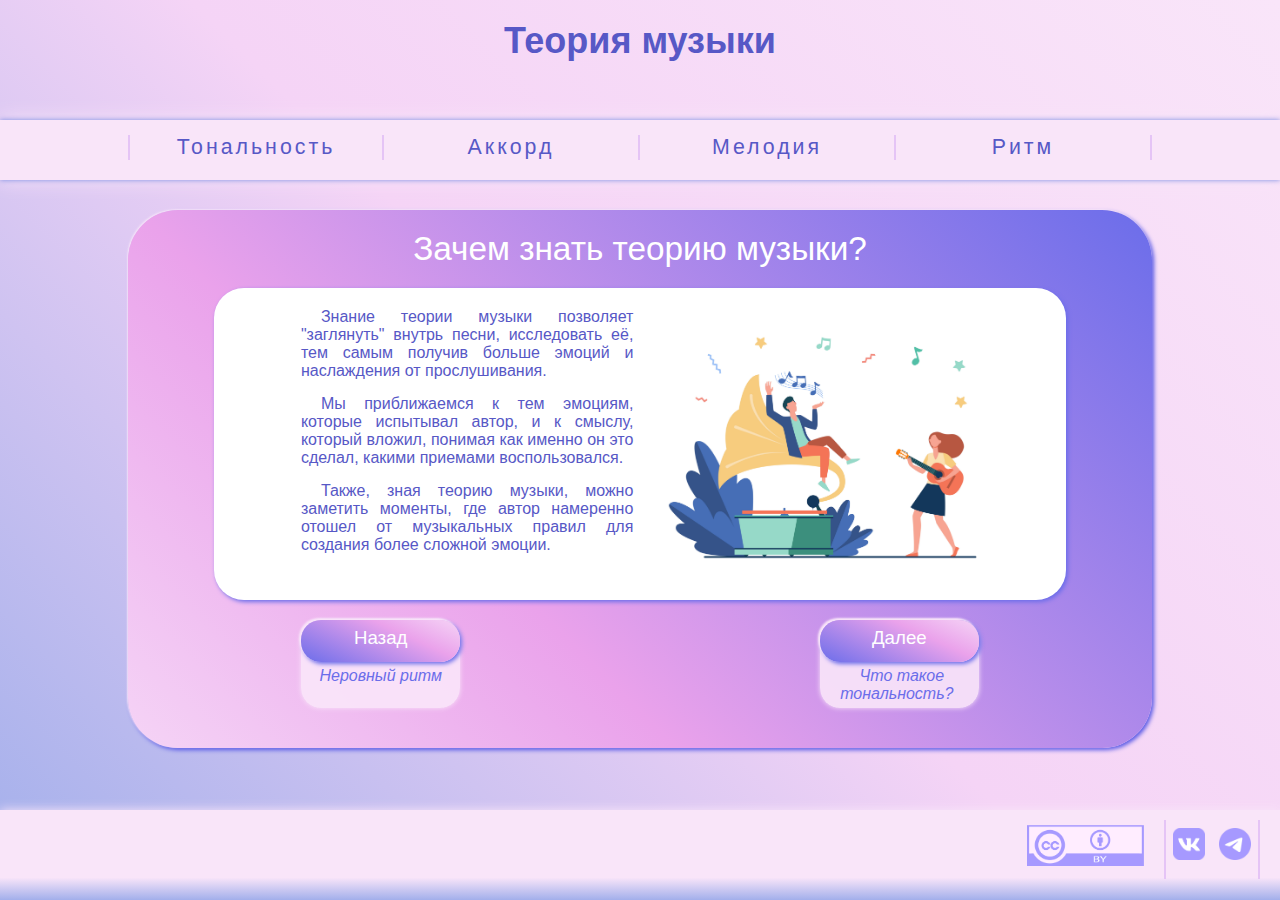
<file: Web/Сайт Теория музыки/html/index.html>
<html>

<head>
    <meta charset="utf-8">
    <link href="../css/index.css" type="text/css" rel="stylesheet">
    <link href="../css/margins.css" type="text/css" rel="stylesheet">
    <link href="../css/fonts.css" type="text/css" rel="stylesheet">
    <link href="../css/color.css" type="text/css" rel="stylesheet">
    <link href="../css/svg.css" type="text/css" rel="stylesheet">
    <script src="https://code.jquery.com/jquery-2.2.3.min.js"></script>

    <title>Теория музыки</title>
</head>

<body>
    <div class="index-grid">
        <header class="head">
            <h2>Теория музыки</h2>
        </header>

        <!-- меню -->
        <div class="grid-menu">
            <div class="flex-menu-container">

                <div class="flex-menu">
                    <input type="radio" name="menu" class="menu-toggle" id="toggle_1" value="1"
                        onclick="radioClick(this)">
                    <label for="toggle_1" class="menu-btn">Тональность</label>
                    <div class="list">
                        <a href="tonality/tonality.html">Что такое тональность?</a>
                        <a href="tonality/tonality-stages.html">Ступени тональности</a>
                        <a href="tonality/tonality-major.html">Что такое мажор?</a>
                        <a href="tonality/tonality-minor.html">Что такое минор?</a>
                    </div>
                </div>

                <div class="flex-menu">
                    <input type="radio" name="menu" class="menu-toggle" id="toggle_2" value="2"
                        onclick="radioClick(this)">
                    <label for="toggle_2" class="menu-btn">Аккорд</label>
                    <div class="list">
                        <a href="chord/chord.html">Что такое аккорд?</a>
                        <a href="chord/chord-triad.html">Трезвучие</a>
                        <a href="chord/chord-sequence.html">Аккорды в тональности</a>
                    </div>
                </div>

                <div class="flex-menu">
                    <input type="radio" name="menu" class="menu-toggle" id="toggle_3" value="3"
                        onclick="radioClick(this)">
                    <label for="toggle_3" class="menu-btn">Мелодия</label>
                    <div class="list">
                        <a href="melody/melody.html">Что такое мелодия?</a>
                        <a href="melody/melody-types.html">Виды мелодии</a>
                    </div>
                </div>

                <div class="flex-menu">
                    <input type="radio" name="menu" class="menu-toggle" id="toggle_4" value="4"
                        onclick="radioClick(this)">
                    <label for="toggle_4" class="menu-btn">Ритм</label>
                    <div class="list">
                        <a href="rhythm/rhythm.html">Что такое ритм?</a>
                        <a href="rhythm/rhythm-even.html">Ровный ритм</a>
                        <a href="rhythm/rhythm-uneven.html">Неровный ритм</a>
                    </div>
                </div>

            </div>
        </div>

        <!-- основной блок -->
        <div class="main-grid">
            <div class="flex-main-container" id="hidden"><span>Зачем знать теорию музыки?</span>
                <div class="flex-main">
                    <div class="flex-content">

                        <div class="content">
                            <p>Знание теории музыки позволяет "заглянуть" внутрь песни, исследовать её,
                                тем самым получив больше эмоций и наслаждения от прослушивания.</p>
                            <p>Мы приближаемся к тем эмоциям, которые испытывал автор, и к смыслу, который вложил,
                                понимая как именно он это сделал, какими приемами воспользовался.</p>
                            <p>Также, зная теорию музыки, можно заметить моменты,
                                где автор намеренно отошел от музыкальных правил для создания более сложной эмоции.</p>
                        </div>

                        <div class="content">
                            <a href='https://ru.freepik.com/vectors/music'>
                                <img src="../image/index/musicians.jpg" alt="музыканты">
                            </a>
                        </div>

                    </div>
                </div>

                <!-- кнопки -->
                <div class="flex-button">
                    <a href="rhythm/rhythm-uneven.html" class="button" id="button_1">Назад</a>
                    <a href="tonality/tonality.html" class="button" id="button_2">Далее</a>
                </div>
                <div class="flex-navigation">
                    <div class="text-navigation">
                        <i>Неровный ритм</i>
                    </div>
                    <div class="text-navigation">
                        <i>Что такое тональность?</i>
                    </div>
                </div>

            </div>

            <!-- колонки -->
            <!-- <div class="test-flex">
                    <div class="test">column</div>
                    <div class="test">column</div>
                    <div class="test">column</div>
                    <div class="test">column</div>
                    <div class="test">column</div>
                    <div class="test">column</div>
                    <div class="test">column</div>
                    <div class="test">column</div>
                    <div class="test">column</div>
                    <div class="test">column</div>
                    <div class="test">column</div>
                    <div class="test">column</div>
                </div>   -->

        </div>

        <!-- подвал -->
        <footer>
            <div class="footer-flex">

                <div class="footer-license">
                    <a href="https://creativecommons.org/licenses/by/4.0/deed.ru" target="_blank">
                        <img src="../image/footer/license.png" alt="лицензия">
                    </a>
                </div>

                <div class="footer-social">
                    <a href="https://vk.com/nastyakedrina" target="_blank">
                        <img src="../image/footer/vk.png" alt="вк">
                    </a>
                    <a href="https://t.me/AnastasiaKedrina" target="_blank">
                        <img src="../image/footer/tg.png" alt="телеграм">
                    </a>
                </div>

            </div>
        </footer>
    </div>

    <script src="../js/script-radio-button.js"></script>
    <script src="../js/script-animation.js"></script>
    <script src="../js/script-click.js"></script>
</body>

</html>
</file>
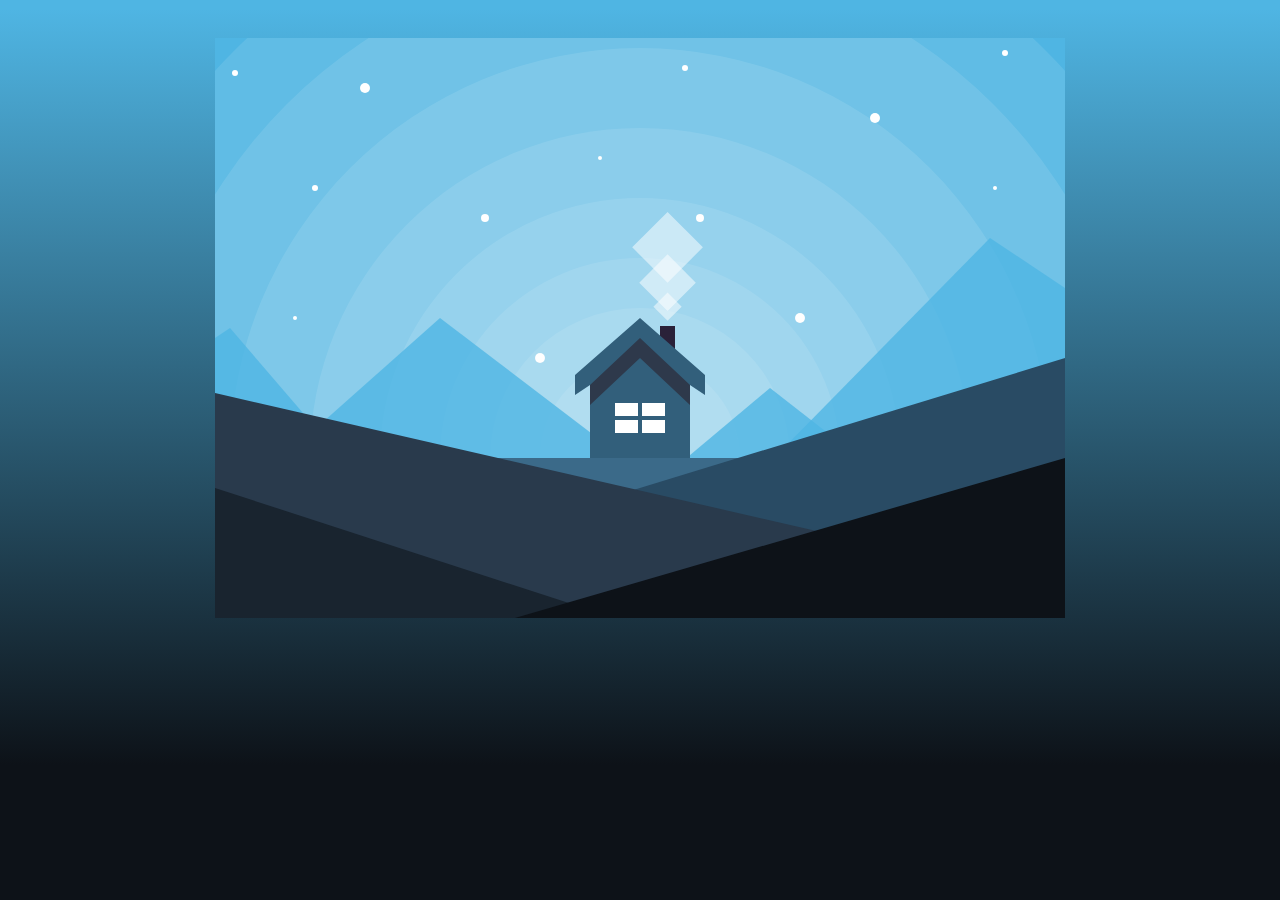
<file: Web/Домик в svg/svg.html>
<html>
	<head>
    </head>
    <body style="background: linear-gradient(0deg, rgb(13, 18, 24) 15%, rgb(79, 181, 227) 99%);margin: 0;">
    	<div style="text-align:center; margin-top:3%;">
    	<svg width="850" height="580"
    		xmlns="http://www.w3.org/2000/svg"
    		xmlns:ev="http://www.w3.org/2001/xml-events"
    		xmlns:xlink="http://www.w3.org/1999/xlink">

    		<!-- фон -->
    		<rect x="0" y="0" width="100%" height="100%" fill="#4FB5E3"/>


    		<!-- точки -->
    		<circle r="5" cx="325" cy="320" fill="white" style="opacity: 1;"/>
    		<circle r="2" cx="385" cy="120" fill="white" style="opacity: 1;"/>
    		<circle r="4" cx="485" cy="180" fill="white" style="opacity: 1;"/>
    		<circle r="5" cx="585" cy="280" fill="white" style="opacity: 1;"/>
    		<circle r="5" cx="660" cy="80" fill="white" style="opacity: 1;"/>
    		<circle r="2" cx="780" cy="150" fill="white" style="opacity: 1;"/>
    		<circle r="3" cx="790" cy="15" fill="white" style="opacity: 1;"/>
    		<circle r="3" cx="20" cy="35" fill="white" style="opacity: 1;"/>
    		<circle r="3" cx="100" cy="150" fill="white" style="opacity: 1;"/>
    		<circle r="5" cx="150" cy="50" fill="white" style="opacity: 1;"/>
    		<circle r="2" cx="80" cy="280" fill="white" style="opacity: 1;"/>
    		<circle r="4" cx="270" cy="180" fill="white" style="opacity: 1;"/>
    		<circle r="3" cx="470" cy="30" fill="white" style="opacity: 1;"/>

    		<!-- круги света -->
    		<circle r="100" cx="425" cy="420" fill="white" style="opacity: 0.1;"/>
    		<circle r="150" cx="425" cy="420" fill="white" style="opacity: 0.1;"/>
    		<circle r="200" cx="425" cy="420" fill="white" style="opacity: 0.1;"/>
    		<circle r="260" cx="425" cy="420" fill="white" style="opacity: 0.1;"/>
    		<circle r="330" cx="425" cy="420" fill="white" style="opacity: 0.1;"/>
    		<circle r="410" cx="425" cy="420" fill="white" style="opacity: 0.1;"/>
    		<circle r="500" cx="425" cy="420" fill="white" style="opacity: 0.1;"/>
    		<circle r="575" cx="425" cy="420" fill="white" style="opacity: 0.1;"/>
    		
    		<!-- горы на фоне -->
    		<polygon points="0 430 0 300 15 290 350 680" fill="#4FB5E3" style="opacity: 0.8;"/>
    		<polygon points="0 480 225 280 750 680" fill="#4FB5E3" style="opacity: 0.8;"/>
    		<polygon points="400 480 555 350 850 580" fill="#4FB5E3" style="opacity: 0.8;"/>
    		<polygon points="500 480 775 200 850 250 850 320" fill="#4FB5E3" style="opacity: 0.8;"/>

    		<!-- дым -->
    		<rect x="500" y="-140" width="20" height="20" fill="white" style="opacity: 0.5; transform: rotate(45deg);"/>
    		<rect x="473" y="-167" width="40" height="40" fill="white" style="opacity: 0.5; transform: rotate(45deg);"/>
    		<rect x="443" y="-197" width="50" height="50" fill="white" style="opacity: 0.5; transform: rotate(45deg);"/>
			<!-- дом -->
    		<rect x="445" y="288" width="15" height="50" fill="#2A2139"/>
    		<polygon points="360 337 360 357 375 347 475 347 490 357 490 337 425 280" fill="#325F7B"/>
    		<rect x="375" y="332" width="100" height="90" fill="#325F7B"/>
    		<polygon points="375 347 375 367 425 320 475 367 475 347 425 300" fill="#2E394B"/>
    		<rect x="400" y="365" width="50" height="30" fill="white"/>
    		<rect x="423" y="332" width="4" height="90" fill="#325F7B"/>
    		<rect x="375" y="378" width="100" height="4" fill="#325F7B"/>
    		
    		<!-- горизонт -->
    		<rect x="0" y="420" width="100%" height="200" fill="#3B6A89"/>

    		<!-- горы -->
    		<polygon points="850 320 850 680 0 580" fill="#294B64"/>
    		<polygon points="0 355 850 550 0 680" fill="#293A4C"/>
    		<polygon points="0 580 0 450 400 580" fill="#19242F"/>
    		<polygon points="850 420 850 580 300 580" fill="#0D1218"/>

    		<!-- ось симметрии -->
    		<!-- <line x1="425" y1="0" x2="425" y2="680" stroke="black" stroke-width="1"/> -->

		   
    	</svg></div>
    </body>
</html>
</file>
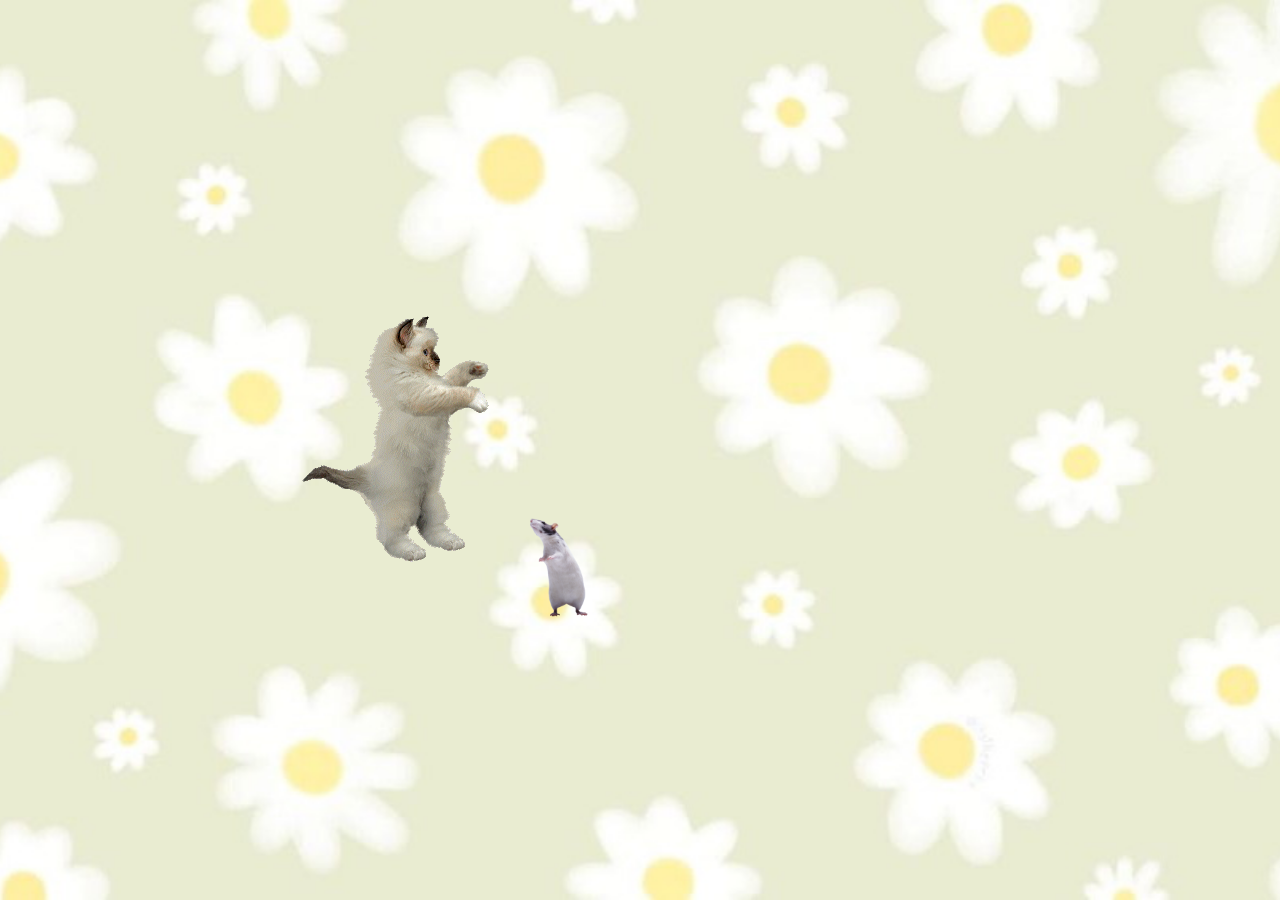
<file: Web/Котик и мышка/script_cursor.html>
<html>
     <head>
        <meta charset="UTF-8">
        <link href="script_cursor.css" type="text/css" rel="stylesheet">
    </head>
    <body>
        <div id="mouse"><img src="img/mouse.png"></div>
        <div id="cat"><img src="img/cat.gif"></div>
        <script>
            img =document.getElementById("cat");
            cursor =document.getElementById("mouse");
            img.style.left = 300+"px";
            img.style.top = 300+"px";

            document.body.onmousemove = function(e){
                step=5;
                cX=parseInt(img.style.left.slice(0, -2))-(e.pageX -100);
                cY=parseInt(img.style.top.slice(0, -2))-(e.pageY -100);
                if (Math.abs(cX)>Math.abs(cY)){
                    pX=step;
                    pY=Math.abs(cY/cX)*step;
                }
                if (Math.abs(cX)<=Math.abs(cY)){
                    pY=step;
                    pX=Math.abs(cX/cY)*step;
                }
                if (img.style.left.slice(0, -2)<(e.pageX -100)){
                    img.style.left = parseInt(img.style.left.slice(0, -2)) + pX + "px";
                }
                if (img.style.left.slice(0, -2)>(e.pageX -100)){
                    img.style.left = parseInt(img.style.left.slice(0, -2)) - pX + "px";
                }
                if (img.style.top.slice(0, -2)<(e.pageY -100)){
                    img.style.top = parseInt(img.style.top.slice(0, -2)) + pY + "px";
                }
                if (img.style.top.slice(0, -2)>(e.pageY -100)){
                    img.style.top = parseInt(img.style.top.slice(0, -2)) - pY + "px";
                }

                cursor.style.left = e.pageX-50+"px";
                cursor.style.top = e.pageY-50+"px";
                
            }


        </script>
    </body>

</html>
</file>
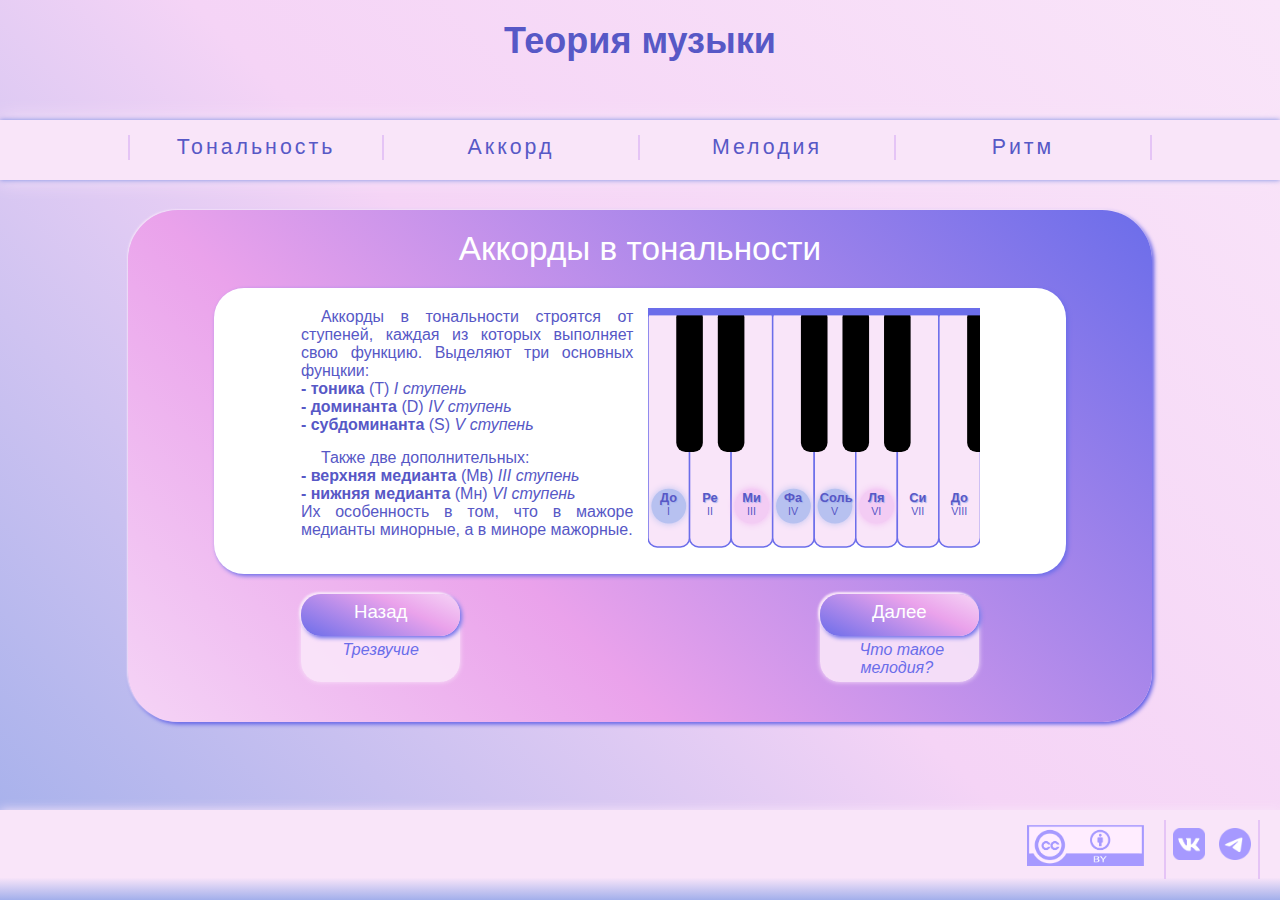
<file: Web/Сайт Теория музыки/html/chord/chord-sequence.html>
<html>

<head>
    <meta charset="utf-8">
    <link href="../../css/index.css" type="text/css" rel="stylesheet">
    <link href="../../css/margins.css" type="text/css" rel="stylesheet">
    <link href="../../css/fonts.css" type="text/css" rel="stylesheet">
    <link href="../../css/color.css" type="text/css" rel="stylesheet">

    <link href="../../css/svg.css" type="text/css" rel="stylesheet">
    <link href="../../css/chord/chord-sequence.css" type="text/css" rel="stylesheet"> 
    
    <script src="https://code.jquery.com/jquery-2.2.3.min.js"></script>

    <title>Теория музыки</title>
</head>

<body>
    <div class="index-grid">
        <header class="head">
            <a href="../index.html"><h2>Теория музыки</h2></a>
        </header>

        <!-- меню -->
        <div class="grid-menu">
            <div class="flex-menu-container">

                <div class="flex-menu">
                    <input type="radio" name="menu" class="menu-toggle" id="toggle_1" value="1"
                        onclick="radioClick(this)">
                    <label for="toggle_1" class="menu-btn">Тональность</label>
                    <div class="list">
                        <a href="../tonality/tonality.html">Что такое тональность?</a>
                        <a href="../tonality/tonality-stages.html">Ступени тональности</a>
                        <a href="../tonality/tonality-major.html">Что такое мажор?</a>
                        <a href="../tonality/tonality-minor.html">Что такое минор?</a>
                    </div>
                </div>

                <div class="flex-menu">
                    <input type="radio" name="menu" class="menu-toggle" id="toggle_2" value="2"
                        onclick="radioClick(this)">
                    <label for="toggle_2" class="menu-btn">Аккорд</label>
                    <div class="list">
                        <a href="chord.html">Что такое аккорд?</a>
                        <a href="chord-triad.html">Трезвучие</a>
                        <a href="chord-sequence.html">Аккорды в тональности</a>
                    </div>
                </div>

                <div class="flex-menu">
                    <input type="radio" name="menu" class="menu-toggle" id="toggle_3" value="3"
                        onclick="radioClick(this)">
                    <label for="toggle_3" class="menu-btn">Мелодия</label>
                    <div class="list">
                        <a href="../melody/melody.html">Что такое мелодия?</a>
                        <a href="../melody/melody-types.html">Виды мелодии</a>
                    </div>
                </div>

                <div class="flex-menu">
                    <input type="radio" name="menu" class="menu-toggle" id="toggle_4" value="4"
                        onclick="radioClick(this)">
                    <label for="toggle_4" class="menu-btn">Ритм</label>
                    <div class="list">
                        <a href="../rhythm/rhythm.html">Что такое ритм?</a>
                        <a href="../rhythm/rhythm-even.html">Ровный ритм</a>
                        <a href="../rhythm/rhythm-uneven.html">Неровный ритм</a>
                    </div>
                </div>

            </div>
        </div>

        <!-- основной блок -->
        <div class="main-grid">
            <div class="flex-main-container" id="hidden"><span>Аккорды в тональности</span>
                <div class="flex-main">
                    <div class="flex-content">

                        <div class="content">
                            <p>Аккорды в тональности строятся от ступеней, каждая из которых выполняет свою функцию. Выделяют три основных фунцкии:<br>
                                <b>- тоника </b>(T) <i>I ступень</i> <br> 
                                <b>- доминанта </b>(D) <i>IV ступень</i> <br> 
                                <b>- субдоминанта </b>(S) <i>V ступень</i> 
                            </p>
                            <p>Также две дополнительных:<br>
                                <b>- верхняя медианта </b>(Мв) <i>III ступень</i> <br> 
                                <b>- нижняя медианта </b>(Мн) <i>VI ступень</i> <br> 
                                Их особенность в том, что в мажоре медианты минорные, а в миноре мажорные.
                            </p>
                        </div>

                        <div class="content">
                            <div class="svg-piano">
                                <svg xmlns="http://www.w3.org/2000/svg" xmlns:ev="http://www.w3.org/2001/xml-events"
                                    xmlns:xlink="http://www.w3.org/1999/xlink" preserveAspectRatio="none"
                                    viewBox="0 0 180 130">

                                    <rect class="svg-white-key" x="0" y="0" rx="5" ry="5"/>
                                    <rect class="svg-white-key" x="12.5%" y="0" rx="5" ry="5" />
                                    <rect class="svg-white-key" x="25%" y="0" rx="5" ry="5" />
                                    <rect class="svg-white-key" x="37.5%" y="0" rx="5" ry="5" />
                                    <rect class="svg-white-key" x="50%" y="0" rx="5" ry="5" />
                                    <rect class="svg-white-key" x="62.5%" y="0" rx="5" ry="5" />
                                    <rect class="svg-white-key" x="75%" y="0" rx="5" ry="5" />
                                    <rect class="svg-white-key" x="87.5%" y="0" rx="5" ry="5" />

                                    <!--<rect class="svg-black-key" x="-4%" y="0" rx="5" ry="5"/> -->
                                    <rect class="svg-black-key" x="8.5%" y="0" rx="5" ry="5" />
                                    <rect class="svg-black-key" x="21%" y="0" rx="5" ry="5" />
                                    <!-- <rect class="svg-black-key" x="33.5%" y="0" rx="5" ry="5"/> -->
                                    <rect class="svg-black-key" x="46%" y="0" rx="5" ry="5" />
                                    <rect class="svg-black-key" x="58.5%" y="0" rx="5" ry="5" />
                                    <rect class="svg-black-key" x="71%" y="0" rx="5" ry="5" />
                                    <!-- <rect class="svg-black-key" x="83.5%" y="0" rx="5" ry="5"/> -->
                                    <rect class="svg-black-key" x="96%" y="0" rx="5" ry="5" />

                                    <circle class="svg-circle" cx="6.25%" cy="82.5%" r="6%"/>
                                    <circle class="svg-circle" cx="18.75%" cy="82.5%" r="6%"/>
                                    <circle class="svg-circle" cx="31.25%" cy="82.5%" r="6%"/>
                                    <circle class="svg-circle" cx="43.75%" cy="82.5%" r="6%"/>
                                    <circle class="svg-circle" cx="56.25%" cy="82.5%" r="6%"/>
                                    <circle class="svg-circle" cx="68.75%" cy="82.5%" r="6%"/>
                                    <circle class="svg-circle" cx="81.25%" cy="82.5%" r="6%"/>
                                    <circle class="svg-circle" cx="93.75%" cy="82.5%" r="6%"/>

                                    <rect class="svg-line" x="0" y="0" />
                                </svg>
                            </div>
                            
                            <div class="note-piano">
                                <div class="note">До</div>
                                <div class="note">Ре</div>
                                <div class="note">Ми</div>
                                <div class="note">Фа</div>
                                <div class="note">Соль</div>
                                <div class="note">Ля</div>
                                <div class="note">Си</div>
                                <div class="note">До</div>
                            </div>
                            <div class="stages-piano">
                                <div class="stage">I</div>
                                <div class="stage">II</div>
                                <div class="stage">III</div>
                                <div class="stage">IV</div>
                                <div class="stage">V</div>
                                <div class="stage">VI</div>
                                <div class="stage">VII</div>
                                <div class="stage">VIII</div>
                            </div>

                        </div>

                    </div>
                </div>

                <!-- кнопки -->
                <div class="flex-button">
                    <a href="chord-triad.html" class="button" id="button_1">Назад</a>
                    <a href="../melody/melody.html" class="button" id="button_2">Далее</a>
                </div>
                <div class="flex-navigation">
                    <div class="text-navigation">
                        <i>Трезвучие</i>
                    </div>
                    <div class="text-navigation">
                        <i>Что такое мелодия?</i>
                    </div>
                </div>

            </div>

            <!-- колонки -->
            <!-- <div class="test-flex">
                    <div class="test">column</div>
                    <div class="test">column</div>
                    <div class="test">column</div>
                    <div class="test">column</div>
                    <div class="test">column</div>
                    <div class="test">column</div>
                    <div class="test">column</div>
                    <div class="test">column</div>
                    <div class="test">column</div>
                    <div class="test">column</div>
                    <div class="test">column</div>
                    <div class="test">column</div>
                </div>   -->

        </div>

        <!-- подвал -->
        <footer>
            <div class="footer-flex">

                <div class="footer-license">
                    <a href="https://creativecommons.org/licenses/by/4.0/deed.ru" target="_blank">
                        <img src="../../image/footer/license.png" alt="лицензия">
                    </a>
                </div>

                <div class="footer-social">
                    <a href="https://vk.com/nastyakedrina" target="_blank">
                        <img src="../../image/footer/vk.png" alt="вк">
                    </a>
                    <a href="https://t.me/AnastasiaKedrina" target="_blank">
                        <img src="../../image/footer/tg.png" alt="телеграм">
                    </a>
                </div>

            </div>
        </footer>
    </div>

    <script src="../../js/script-radio-button.js"></script>
    <script src="../../js/script-animation.js"></script>
    <script src="../../js/script-click.js"></script>
</body>

</html>
</file>
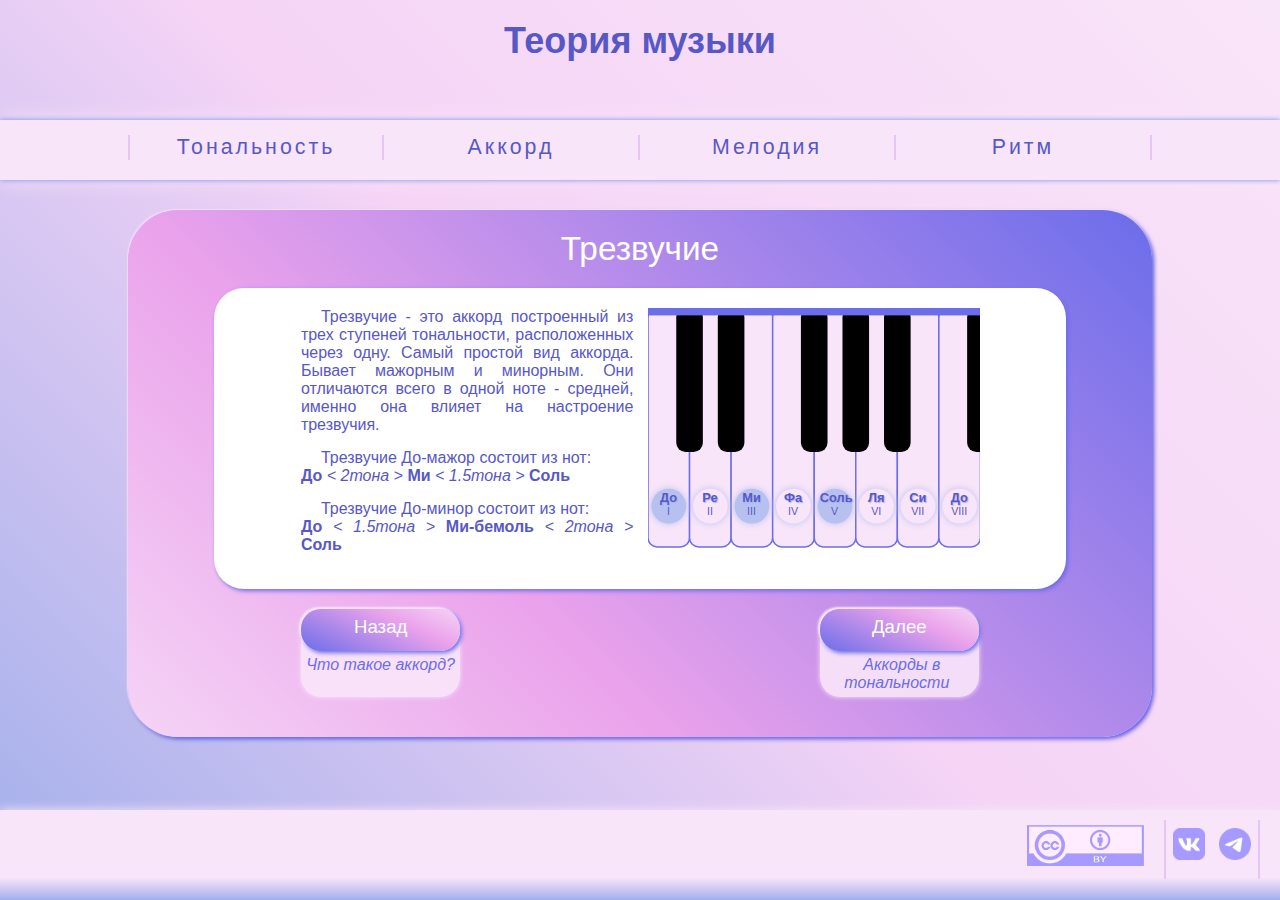
<file: Web/Сайт Теория музыки/html/chord/chord-triad.html>
<html>

<head>
    <meta charset="utf-8">
    <link href="../../css/index.css" type="text/css" rel="stylesheet">
    <link href="../../css/margins.css" type="text/css" rel="stylesheet">
    <link href="../../css/fonts.css" type="text/css" rel="stylesheet">
    <link href="../../css/color.css" type="text/css" rel="stylesheet">

    <link href="../../css/svg.css" type="text/css" rel="stylesheet">
    <link href="../../css/chord/chord.css" type="text/css" rel="stylesheet"> 
    
    <script src="https://code.jquery.com/jquery-2.2.3.min.js"></script>

    <title>Теория музыки</title>
</head>

<body>
    <div class="index-grid">
        <header class="head">
            <a href="../index.html"><h2>Теория музыки</h2></a>
        </header>

        <!-- меню -->
        <div class="grid-menu">
            <div class="flex-menu-container">

                <div class="flex-menu">
                    <input type="radio" name="menu" class="menu-toggle" id="toggle_1" value="1"
                        onclick="radioClick(this)">
                    <label for="toggle_1" class="menu-btn">Тональность</label>
                    <div class="list">
                        <a href="../tonality/tonality.html">Что такое тональность?</a>
                        <a href="../tonality/tonality-stages.html">Ступени тональности</a>
                        <a href="../tonality/tonality-major.html">Что такое мажор?</a>
                        <a href="../tonality/tonality-minor.html">Что такое минор?</a>
                    </div>
                </div>

                <div class="flex-menu">
                    <input type="radio" name="menu" class="menu-toggle" id="toggle_2" value="2"
                        onclick="radioClick(this)">
                    <label for="toggle_2" class="menu-btn">Аккорд</label>
                    <div class="list">
                        <a href="chord.html">Что такое аккорд?</a>
                        <a href="chord-triad.html">Трезвучие</a>
                        <a href="chord-sequence.html">Аккорды в тональности</a>
                    </div>
                </div>

                <div class="flex-menu">
                    <input type="radio" name="menu" class="menu-toggle" id="toggle_3" value="3"
                        onclick="radioClick(this)">
                    <label for="toggle_3" class="menu-btn">Мелодия</label>
                    <div class="list">
                        <a href="../melody/melody.html">Что такое мелодия?</a>
                        <a href="../melody/melody-types.html">Виды мелодии</a>
                    </div>
                </div>

                <div class="flex-menu">
                    <input type="radio" name="menu" class="menu-toggle" id="toggle_4" value="4"
                        onclick="radioClick(this)">
                    <label for="toggle_4" class="menu-btn">Ритм</label>
                    <div class="list">
                        <a href="../rhythm/rhythm.html">Что такое ритм?</a>
                        <a href="../rhythm/rhythm-even.html">Ровный ритм</a>
                        <a href="../rhythm/rhythm-uneven.html">Неровный ритм</a>
                    </div>
                </div>

            </div>
        </div>

        <!-- основной блок -->
        <div class="main-grid">
            <div class="flex-main-container" id="hidden"><span>Трезвучие</span>
                <div class="flex-main">
                    <div class="flex-content">

                        <div class="content">
                            <p>Трезвучие - это аккорд построенный из трех ступеней тональности, расположенных через одну. 
                                Самый простой вид аккорда. 
                                Бывает мажорным и минорным. Они отличаются всего в одной ноте - средней, 
                                именно она влияет на настроение трезвучия.</p>
                                <p>Трезвучие До-мажор состоит из нот: <br> <b>До</b> <i>< 2тона ></i> <b>Ми</b> <i>< 1.5тона ></i> <b>Соль</b></p>
                                <p>Трезвучие До-минор состоит из нот: <br> <b>До</b> <i>< 1.5тона ></i> <b>Ми-бемоль</b> <i>< 2тона ></i> <b>Соль</b></p>
                        </div>

                        <div class="content">
                            <div class="svg-piano">
                                <svg xmlns="http://www.w3.org/2000/svg" xmlns:ev="http://www.w3.org/2001/xml-events"
                                    xmlns:xlink="http://www.w3.org/1999/xlink" preserveAspectRatio="none"
                                    viewBox="0 0 180 130">

                                    <rect class="svg-white-key" x="0" y="0" rx="5" ry="5"/>
                                    <rect class="svg-white-key" x="12.5%" y="0" rx="5" ry="5" />
                                    <rect class="svg-white-key" x="25%" y="0" rx="5" ry="5" />
                                    <rect class="svg-white-key" x="37.5%" y="0" rx="5" ry="5" />
                                    <rect class="svg-white-key" x="50%" y="0" rx="5" ry="5" />
                                    <rect class="svg-white-key" x="62.5%" y="0" rx="5" ry="5" />
                                    <rect class="svg-white-key" x="75%" y="0" rx="5" ry="5" />
                                    <rect class="svg-white-key" x="87.5%" y="0" rx="5" ry="5" />

                                    <!--<rect class="svg-black-key" x="-4%" y="0" rx="5" ry="5"/> -->
                                    <rect class="svg-black-key" x="8.5%" y="0" rx="5" ry="5" />
                                    <rect class="svg-black-key" x="21%" y="0" rx="5" ry="5" />
                                    <!-- <rect class="svg-black-key" x="33.5%" y="0" rx="5" ry="5"/> -->
                                    <rect class="svg-black-key" x="46%" y="0" rx="5" ry="5" />
                                    <rect class="svg-black-key" x="58.5%" y="0" rx="5" ry="5" />
                                    <rect class="svg-black-key" x="71%" y="0" rx="5" ry="5" />
                                    <!-- <rect class="svg-black-key" x="83.5%" y="0" rx="5" ry="5"/> -->
                                    <rect class="svg-black-key" x="96%" y="0" rx="5" ry="5" />

                                    <circle class="svg-circle" cx="6.25%" cy="82.5%" r="6%"/>
                                    <circle class="svg-circle" cx="18.75%" cy="82.5%" r="6%"/>
                                    <circle class="svg-circle" cx="31.25%" cy="82.5%" r="6%"/>
                                    <circle class="svg-circle" cx="43.75%" cy="82.5%" r="6%"/>
                                    <circle class="svg-circle" cx="56.25%" cy="82.5%" r="6%"/>
                                    <circle class="svg-circle" cx="68.75%" cy="82.5%" r="6%"/>
                                    <circle class="svg-circle" cx="81.25%" cy="82.5%" r="6%"/>
                                    <circle class="svg-circle" cx="93.75%" cy="82.5%" r="6%"/>

                                    <rect class="svg-line" x="0" y="0" />
                                </svg>
                            </div>
                            
                            <div class="note-piano">
                                <div class="note">До</div>
                                <div class="note">Ре</div>
                                <div class="note">Ми</div>
                                <div class="note">Фа</div>
                                <div class="note">Соль</div>
                                <div class="note">Ля</div>
                                <div class="note">Си</div>
                                <div class="note">До</div>
                            </div>
                            <div class="stages-piano">
                                <div class="stage">I</div>
                                <div class="stage">II</div>
                                <div class="stage">III</div>
                                <div class="stage">IV</div>
                                <div class="stage">V</div>
                                <div class="stage">VI</div>
                                <div class="stage">VII</div>
                                <div class="stage">VIII</div>
                            </div>

                        </div>

                    </div>
                </div>

                <!-- кнопки -->
                <div class="flex-button">
                    <a href="chord.html" class="button" id="button_1">Назад</a>
                    <a href="chord-sequence.html" class="button" id="button_2">Далее</a>
                </div>
                <div class="flex-navigation">
                    <div class="text-navigation">
                        <i>Что такое аккорд?</i>
                    </div>
                    <div class="text-navigation">
                        <i>Аккорды в тональности</i>
                    </div>
                </div>

            </div>

            <!-- колонки -->
            <!-- <div class="test-flex">
                    <div class="test">column</div>
                    <div class="test">column</div>
                    <div class="test">column</div>
                    <div class="test">column</div>
                    <div class="test">column</div>
                    <div class="test">column</div>
                    <div class="test">column</div>
                    <div class="test">column</div>
                    <div class="test">column</div>
                    <div class="test">column</div>
                    <div class="test">column</div>
                    <div class="test">column</div>
                </div>   -->

        </div>

        <!-- подвал -->
        <footer>
            <div class="footer-flex">

                <div class="footer-license">
                    <a href="https://creativecommons.org/licenses/by/4.0/deed.ru" target="_blank">
                        <img src="../../image/footer/license.png" alt="лицензия">
                    </a>
                </div>

                <div class="footer-social">
                    <a href="https://vk.com/nastyakedrina" target="_blank">
                        <img src="../../image/footer/vk.png" alt="вк">
                    </a>
                    <a href="https://t.me/AnastasiaKedrina" target="_blank">
                        <img src="../../image/footer/tg.png" alt="телеграм">
                    </a>
                </div>

            </div>
        </footer>
    </div>

    <script src="../../js/script-radio-button.js"></script>
    <script src="../../js/script-animation.js"></script>
    <script src="../../js/script-click.js"></script>
</body>

</html>
</file>
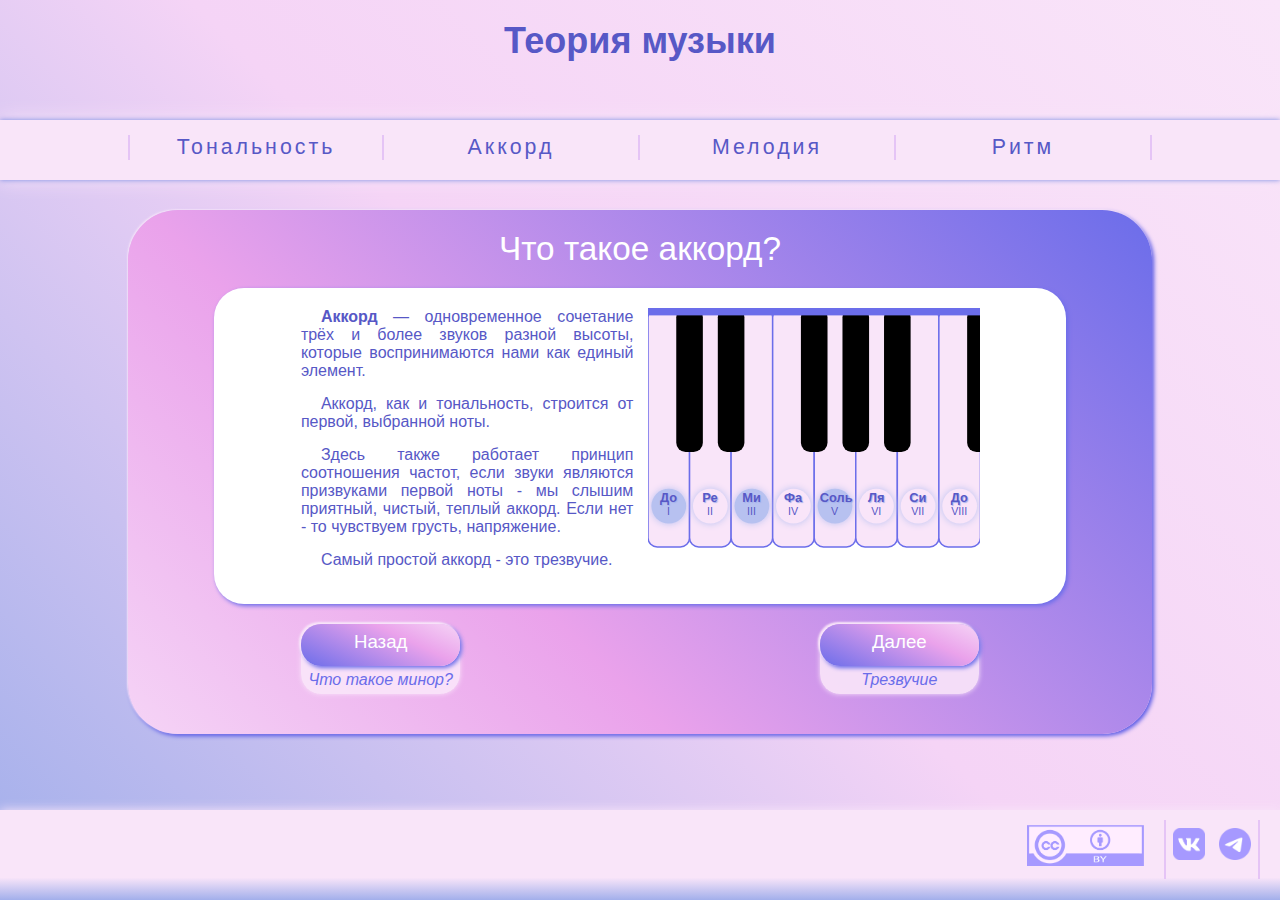
<file: Web/Сайт Теория музыки/html/chord/chord.html>
<html>

<head>
    <meta charset="utf-8">
    <link href="../../css/index.css" type="text/css" rel="stylesheet">
    <link href="../../css/margins.css" type="text/css" rel="stylesheet">
    <link href="../../css/fonts.css" type="text/css" rel="stylesheet">
    <link href="../../css/color.css" type="text/css" rel="stylesheet">

    <link href="../../css/svg.css" type="text/css" rel="stylesheet">
    <link href="../../css/chord/chord.css" type="text/css" rel="stylesheet"> 
    
    <script src="https://code.jquery.com/jquery-2.2.3.min.js"></script>

    <title>Теория музыки</title>
</head>

<body>
    <div class="index-grid">
        <header class="head">
            <a href="../index.html"><h2>Теория музыки</h2></a>
        </header>

        <!-- меню -->
        <div class="grid-menu">
            <div class="flex-menu-container">

                <div class="flex-menu">
                    <input type="radio" name="menu" class="menu-toggle" id="toggle_1" value="1"
                        onclick="radioClick(this)">
                    <label for="toggle_1" class="menu-btn">Тональность</label>
                    <div class="list">
                        <a href="../tonality/tonality.html">Что такое тональность?</a>
                        <a href="../tonality/tonality-stages.html">Ступени тональности</a>
                        <a href="../tonality/tonality-major.html">Что такое мажор?</a>
                        <a href="../tonality/tonality-minor.html">Что такое минор?</a>
                    </div>
                </div>

                <div class="flex-menu">
                    <input type="radio" name="menu" class="menu-toggle" id="toggle_2" value="2"
                        onclick="radioClick(this)">
                    <label for="toggle_2" class="menu-btn">Аккорд</label>
                    <div class="list">
                        <a href="chord.html">Что такое аккорд?</a>
                        <a href="chord-triad.html">Трезвучие</a>
                        <a href="chord-sequence.html">Аккорды в тональности</a>
                    </div>
                </div>

                <div class="flex-menu">
                    <input type="radio" name="menu" class="menu-toggle" id="toggle_3" value="3"
                        onclick="radioClick(this)">
                    <label for="toggle_3" class="menu-btn">Мелодия</label>
                    <div class="list">
                        <a href="../melody/melody.html">Что такое мелодия?</a>
                        <a href="../melody/melody-types.html">Виды мелодии</a>
                    </div>
                </div>

                <div class="flex-menu">
                    <input type="radio" name="menu" class="menu-toggle" id="toggle_4" value="4"
                        onclick="radioClick(this)">
                    <label for="toggle_4" class="menu-btn">Ритм</label>
                    <div class="list">
                        <a href="../rhythm/rhythm.html">Что такое ритм?</a>
                        <a href="../rhythm/rhythm-even.html">Ровный ритм</a>
                        <a href="../rhythm/rhythm-uneven.html">Неровный ритм</a>
                    </div>
                </div>

            </div>
        </div>

        <!-- основной блок -->
        <div class="main-grid">
            <div class="flex-main-container" id="hidden"><span>Что такое аккорд?</span>
                <div class="flex-main">
                    <div class="flex-content">

                        <div class="content">
                            <p><b>Аккорд</b> — одновременное сочетание трёх и более звуков разной высоты, которые воспринимаются нами как единый элемент. </p>
                            <p>Аккорд, как и тональность, строится от первой, выбранной ноты. </p>
                            <p>Здесь также работает принцип соотношения частот, если звуки являются призвуками первой ноты -
                                 мы слышим приятный, чистый, теплый аккорд. Если нет - то чувствуем грусть, напряжение.</p>
                            <p>Самый простой аккорд - это трезвучие.</p>
                        </div>

                        <div class="content">
                            <div class="svg-piano">
                                <svg xmlns="http://www.w3.org/2000/svg" xmlns:ev="http://www.w3.org/2001/xml-events"
                                    xmlns:xlink="http://www.w3.org/1999/xlink" preserveAspectRatio="none"
                                    viewBox="0 0 180 130">

                                    <rect class="svg-white-key" x="0" y="0" rx="5" ry="5"/>
                                    <rect class="svg-white-key" x="12.5%" y="0" rx="5" ry="5" />
                                    <rect class="svg-white-key" x="25%" y="0" rx="5" ry="5" />
                                    <rect class="svg-white-key" x="37.5%" y="0" rx="5" ry="5" />
                                    <rect class="svg-white-key" x="50%" y="0" rx="5" ry="5" />
                                    <rect class="svg-white-key" x="62.5%" y="0" rx="5" ry="5" />
                                    <rect class="svg-white-key" x="75%" y="0" rx="5" ry="5" />
                                    <rect class="svg-white-key" x="87.5%" y="0" rx="5" ry="5" />

                                    <!--<rect class="svg-black-key" x="-4%" y="0" rx="5" ry="5"/> -->
                                    <rect class="svg-black-key" x="8.5%" y="0" rx="5" ry="5" />
                                    <rect class="svg-black-key" x="21%" y="0" rx="5" ry="5" />
                                    <!-- <rect class="svg-black-key" x="33.5%" y="0" rx="5" ry="5"/> -->
                                    <rect class="svg-black-key" x="46%" y="0" rx="5" ry="5" />
                                    <rect class="svg-black-key" x="58.5%" y="0" rx="5" ry="5" />
                                    <rect class="svg-black-key" x="71%" y="0" rx="5" ry="5" />
                                    <!-- <rect class="svg-black-key" x="83.5%" y="0" rx="5" ry="5"/> -->
                                    <rect class="svg-black-key" x="96%" y="0" rx="5" ry="5" />

                                    <circle class="svg-circle" cx="6.25%" cy="82.5%" r="6%"/>
                                    <circle class="svg-circle" cx="18.75%" cy="82.5%" r="6%"/>
                                    <circle class="svg-circle" cx="31.25%" cy="82.5%" r="6%"/>
                                    <circle class="svg-circle" cx="43.75%" cy="82.5%" r="6%"/>
                                    <circle class="svg-circle" cx="56.25%" cy="82.5%" r="6%"/>
                                    <circle class="svg-circle" cx="68.75%" cy="82.5%" r="6%"/>
                                    <circle class="svg-circle" cx="81.25%" cy="82.5%" r="6%"/>
                                    <circle class="svg-circle" cx="93.75%" cy="82.5%" r="6%"/>

                                    <rect class="svg-line" x="0" y="0" />
                                </svg>
                            </div>
                            
                            <div class="note-piano">
                                <div class="note">До</div>
                                <div class="note">Ре</div>
                                <div class="note">Ми</div>
                                <div class="note">Фа</div>
                                <div class="note">Соль</div>
                                <div class="note">Ля</div>
                                <div class="note">Си</div>
                                <div class="note">До</div>
                            </div>
                            <div class="stages-piano">
                                <div class="stage">I</div>
                                <div class="stage">II</div>
                                <div class="stage">III</div>
                                <div class="stage">IV</div>
                                <div class="stage">V</div>
                                <div class="stage">VI</div>
                                <div class="stage">VII</div>
                                <div class="stage">VIII</div>
                            </div>

                        </div>
                    </div>
                </div>

                <!-- кнопки -->
                <div class="flex-button">
                    <a href="../tonality/tonality-minor.html" class="button" id="button_1">Назад</a>
                    <a href="chord-triad.html" class="button" id="button_2">Далее</a>
                </div>
                <div class="flex-navigation">
                    <div class="text-navigation">
                        <i>Что такое минор?</i>
                    </div>
                    <div class="text-navigation">
                        <i>Трезвучие</i>
                    </div>
                </div>

            </div>

            <!-- колонки -->
            <!-- <div class="test-flex">
                    <div class="test">column</div>
                    <div class="test">column</div>
                    <div class="test">column</div>
                    <div class="test">column</div>
                    <div class="test">column</div>
                    <div class="test">column</div>
                    <div class="test">column</div>
                    <div class="test">column</div>
                    <div class="test">column</div>
                    <div class="test">column</div>
                    <div class="test">column</div>
                    <div class="test">column</div>
                </div>   -->

        </div>

        <!-- подвал -->
        <footer>
            <div class="footer-flex">

                <div class="footer-license">
                    <a href="https://creativecommons.org/licenses/by/4.0/deed.ru" target="_blank">
                        <img src="../../image/footer/license.png" alt="лицензия">
                    </a>
                </div>

                <div class="footer-social">
                    <a href="https://vk.com/nastyakedrina" target="_blank">
                        <img src="../../image/footer/vk.png" alt="вк">
                    </a>
                    <a href="https://t.me/AnastasiaKedrina" target="_blank">
                        <img src="../../image/footer/tg.png" alt="телеграм">
                    </a>
                </div>

            </div>
        </footer>
    </div>

    <script src="../../js/script-radio-button.js"></script>
    <script src="../../js/script-animation.js"></script>
    <script src="../../js/script-click.js"></script>
</body>

</html>
</file>
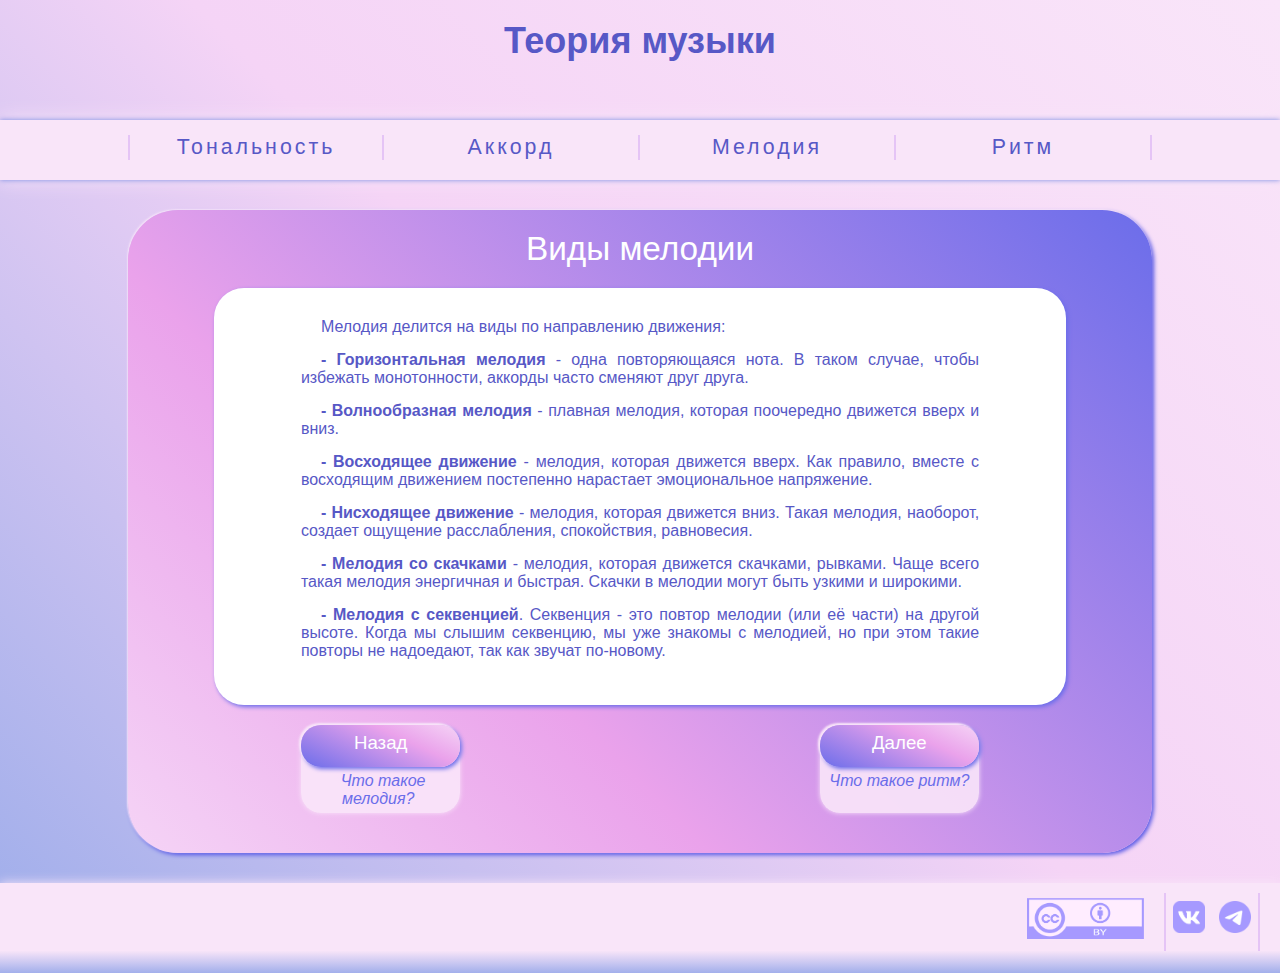
<file: Web/Сайт Теория музыки/html/melody/melody-types.html>
<html>

<head>
    <meta charset="utf-8">
    <link href="../../css/index.css" type="text/css" rel="stylesheet">
    <link href="../../css/margins.css" type="text/css" rel="stylesheet">
    <link href="../../css/fonts.css" type="text/css" rel="stylesheet">
    <link href="../../css/color.css" type="text/css" rel="stylesheet">

    <link href="../../css/svg.css" type="text/css" rel="stylesheet">
    <link href="../../css/melody/melody-types.css" type="text/css" rel="stylesheet">

    <script src="https://code.jquery.com/jquery-2.2.3.min.js"></script>

    <title>Теория музыки</title>
</head>

<body>
    <div class="index-grid">
        <header class="head">
            <a href="../index.html"><h2>Теория музыки</h2></a>
        </header>

        <!-- меню -->
        <div class="grid-menu">
            <div class="flex-menu-container">

                <div class="flex-menu">
                    <input type="radio" name="menu" class="menu-toggle" id="toggle_1" value="1"
                        onclick="radioClick(this)">
                    <label for="toggle_1" class="menu-btn">Тональность</label>
                    <div class="list">
                        <a href="../tonality/tonality.html">Что такое тональность?</a>
                        <a href="../tonality/tonality-stages.html">Ступени тональности</a>
                        <a href="../tonality/tonality-major.html">Что такое мажор?</a>
                        <a href="../tonality/tonality-minor.html">Что такое минор?</a>
                    </div>
                </div>

                <div class="flex-menu">
                    <input type="radio" name="menu" class="menu-toggle" id="toggle_2" value="2"
                        onclick="radioClick(this)">
                    <label for="toggle_2" class="menu-btn">Аккорд</label>
                    <div class="list">
                        <a href="../chord/chord.html">Что такое аккорд?</a>
                        <a href="../chord/chord-triad.html">Трезвучие</a>
                        <a href="../chord/chord-sequence.html">Аккорды в тональности</a>
                    </div>
                </div>

                <div class="flex-menu">
                    <input type="radio" name="menu" class="menu-toggle" id="toggle_3" value="3"
                        onclick="radioClick(this)">
                    <label for="toggle_3" class="menu-btn">Мелодия</label>
                    <div class="list">
                        <a href="melody.html">Что такое мелодия?</a>
                        <a href="melody-types.html">Виды мелодии</a>
                    </div>
                </div>

                <div class="flex-menu">
                    <input type="radio" name="menu" class="menu-toggle" id="toggle_4" value="4"
                        onclick="radioClick(this)">
                    <label for="toggle_4" class="menu-btn">Ритм</label>
                    <div class="list">
                        <a href="../rhythm/rhythm.html">Что такое ритм?</a>
                        <a href="../rhythm/rhythm-even.html">Ровный ритм</a>
                        <a href="../rhythm/rhythm-uneven.html">Неровный ритм</a>
                    </div>
                </div>

            </div>
        </div>

        <!-- основной блок -->
        <div class="main-grid">
            <div class="flex-main-container" id="hidden"><span>Виды мелодии</span>
                <div class="flex-main">
                    <div class="flex-content">

                        <div class="content">
                            <p>Мелодия делится на виды по направлению движения:</p>
                            <p><b>- Горизонтальная мелодия</b> - одна повторяющаяся нота. В таком случае, чтобы избежать монотонности, 
                                аккорды часто сменяют друг друга.</p>

                            <p><b>- Волнообразная мелодия</b> - плавная мелодия, которая поочередно движется вверх и вниз.</p>
                                
                            <p><b>- Восходящее движение</b> - мелодия, которая движется вверх. Как правило, вместе с восходящим движением 
                                постепенно нарастает эмоциональное напряжение.</p>
                                
                            <p><b>- Нисходящее движение</b> - мелодия, которая движется вниз. Такая мелодия, наоборот, создает
                                ощущение расслабления, спокойствия, равновесия.</p>
                            
                            <p><b>-  Мелодия со скачками</b> - мелодия, которая движется скачками, рывками. Чаще всего такая мелодия энергичная и быстрая.
                            Скачки в мелодии могут быть узкими и широкими.</p>
                                
                            <p><b>-  Мелодия с секвенцией</b>. Секвенция - это повтор мелодии (или её части) на другой высоте. Когда мы слышим секвенцию, 
                                мы уже знакомы с мелодией, но при этом такие повторы не надоедают, так как звучат по-новому.
                            </p>
                        </div>

                    </div>
                </div>

                <!-- кнопки -->
                <div class="flex-button">
                    <a href="melody.html" class="button" id="button_1">Назад</a>
                    <a href="../rhythm/rhythm.html" class="button" id="button_2">Далее</a>
                </div>
                <div class="flex-navigation">
                    <div class="text-navigation">
                        <i>Что такое мелодия?</i>
                    </div>
                    <div class="text-navigation">
                        <i>Что такое ритм?</i>
                    </div>
                </div>

            </div>

            <!-- колонки -->
            <!-- <div class="test-flex">
                    <div class="test">column</div>
                    <div class="test">column</div>
                    <div class="test">column</div>
                    <div class="test">column</div>
                    <div class="test">column</div>
                    <div class="test">column</div>
                    <div class="test">column</div>
                    <div class="test">column</div>
                    <div class="test">column</div>
                    <div class="test">column</div>
                    <div class="test">column</div>
                    <div class="test">column</div>
                </div>   -->

        </div>

        <!-- подвал -->
        <footer>
            <div class="footer-flex">

                <div class="footer-license">
                    <a href="https://creativecommons.org/licenses/by/4.0/deed.ru" target="_blank">
                        <img src="../../image/footer/license.png" alt="лицензия">
                    </a>
                </div>

                <div class="footer-social">
                    <a href="https://vk.com/nastyakedrina" target="_blank">
                        <img src="../../image/footer/vk.png" alt="вк">
                    </a>
                    <a href="https://t.me/AnastasiaKedrina" target="_blank">
                        <img src="../../image/footer/tg.png" alt="телеграм">
                    </a>
                </div>

            </div>
        </footer>
    </div>

    <script src="../../js/script-radio-button.js"></script>
    <script src="../../js/script-animation.js"></script>
    <script src="../../js/script-click.js"></script>
</body>

</html>
</file>
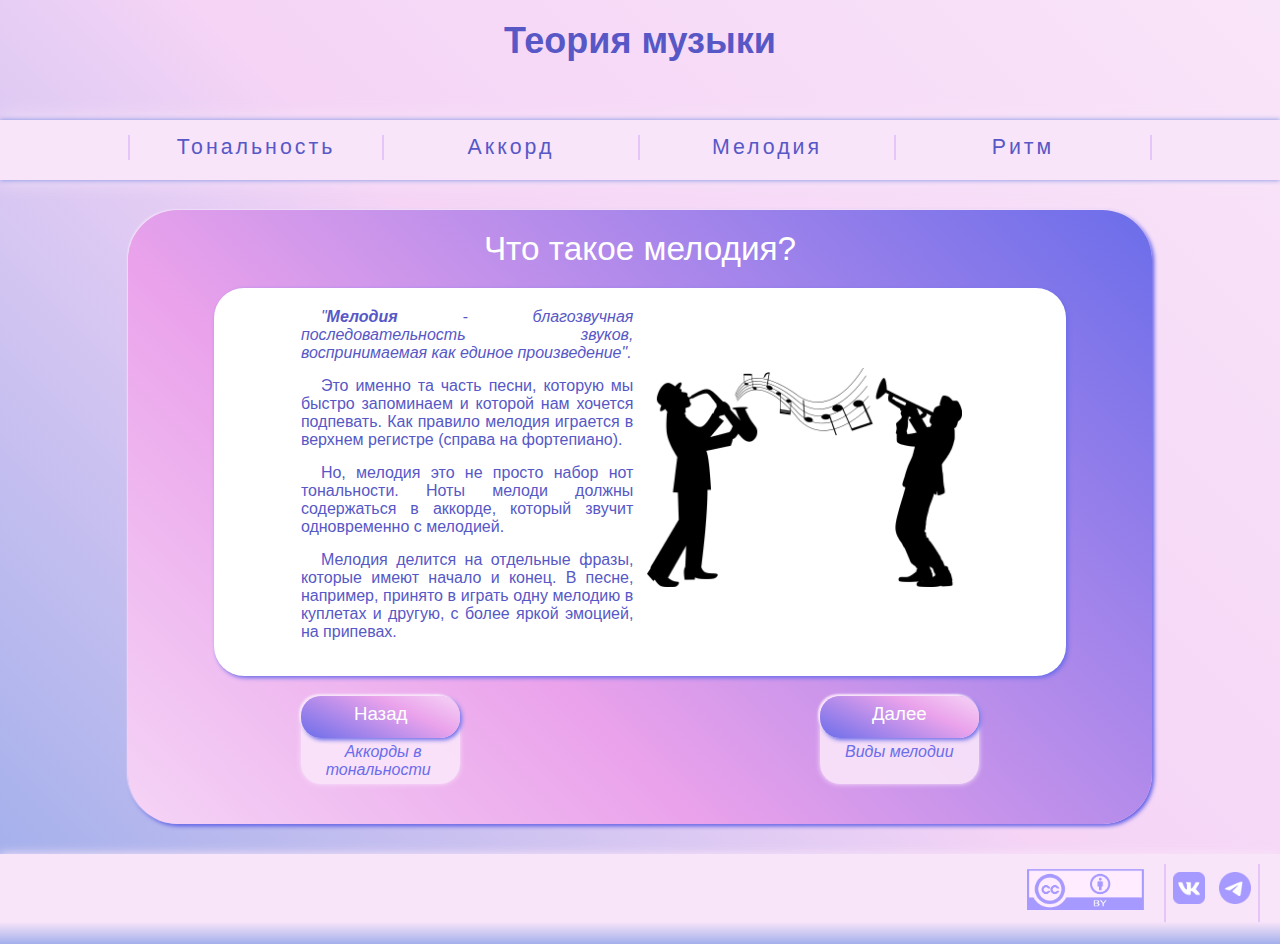
<file: Web/Сайт Теория музыки/html/melody/melody.html>
<html>

<head>
    <meta charset="utf-8">
    <link href="../../css/index.css" type="text/css" rel="stylesheet">
    <link href="../../css/margins.css" type="text/css" rel="stylesheet">
    <link href="../../css/fonts.css" type="text/css" rel="stylesheet">
    <link href="../../css/color.css" type="text/css" rel="stylesheet">

    <link href="../../css/svg.css" type="text/css" rel="stylesheet">
    <link href="../../css/melody/melody.css" type="text/css" rel="stylesheet">

    <script src="https://code.jquery.com/jquery-2.2.3.min.js"></script>

    <title>Теория музыки</title>
</head>

<body>
    <div class="index-grid">
        <header class="head">
            <a href="../index.html"><h2>Теория музыки</h2></a>
        </header>

        <!-- меню -->
        <div class="grid-menu">
            <div class="flex-menu-container">

                <div class="flex-menu">
                    <input type="radio" name="menu" class="menu-toggle" id="toggle_1" value="1"
                        onclick="radioClick(this)">
                    <label for="toggle_1" class="menu-btn">Тональность</label>
                    <div class="list">
                        <a href="../tonality/tonality.html">Что такое тональность?</a>
                        <a href="../tonality/tonality-stages.html">Ступени тональности</a>
                        <a href="../tonality/tonality-major.html">Что такое мажор?</a>
                        <a href="../tonality/tonality-minor.html">Что такое минор?</a>
                    </div>
                </div>

                <div class="flex-menu">
                    <input type="radio" name="menu" class="menu-toggle" id="toggle_2" value="2"
                        onclick="radioClick(this)">
                    <label for="toggle_2" class="menu-btn">Аккорд</label>
                    <div class="list">
                        <a href="../chord/chord.html">Что такое аккорд?</a>
                        <a href="../chord/chord-triad.html">Трезвучие</a>
                        <a href="../chord/chord-sequence.html">Аккорды в тональности</a>
                    </div>
                </div>

                <div class="flex-menu">
                    <input type="radio" name="menu" class="menu-toggle" id="toggle_3" value="3"
                        onclick="radioClick(this)">
                    <label for="toggle_3" class="menu-btn">Мелодия</label>
                    <div class="list">
                        <a href="melody.html">Что такое мелодия?</a>
                        <a href="melody-types.html">Виды мелодии</a>
                    </div>
                </div>

                <div class="flex-menu">
                    <input type="radio" name="menu" class="menu-toggle" id="toggle_4" value="4"
                        onclick="radioClick(this)">
                    <label for="toggle_4" class="menu-btn">Ритм</label>
                    <div class="list">
                        <a href="../rhythm/rhythm.html">Что такое ритм?</a>
                        <a href="../rhythm/rhythm-even.html">Ровный ритм</a>
                        <a href="../rhythm/rhythm-uneven.html">Неровный ритм</a>
                    </div>
                </div>

            </div>
        </div>

        <!-- основной блок -->
        <div class="main-grid">
            <div class="flex-main-container" id="hidden"><span>Что такое мелодия?</span>
                <div class="flex-main">
                    <div class="flex-content">

                        <div class="content">
                            <p><i>"<b>Мелодия</b> - благозвучная последовательность звуков, воспринимаемая как единое произведение".</i></p>
                            <p>Это именно та часть песни, 
                                которую мы быстро запоминаем и которой нам хочется подпевать.
                                Как правило мелодия играется в верхнем регистре (справа на фортепиано).</p>
                            <p>Но, мелодия это не просто набор нот тональности. Ноты мелоди должны содержаться в аккорде, 
                                который звучит одновременно с мелодией.</p>
                            <p>Мелодия делится на отдельные фразы, которые имеют начало и конец. В песне, например, принято в играть одну мелодию 
                                в куплетах и другую, с более яркой эмоцией, на припевах.
                            </p>
                        </div>

                        <div class="content">
                            <img src="../../image/melody/melody.png" alt="саксофонист">
                        </div>

                    </div>
                </div>

                <!-- кнопки -->
                <div class="flex-button">
                    <a href="../chord/chord-sequence.html" class="button" id="button_1">Назад</a>
                    <a href="melody-types.html" class="button" id="button_2">Далее</a>
                </div>
                <div class="flex-navigation">
                    <div class="text-navigation">
                        <i>Аккорды в тональности</i>
                    </div>
                    <div class="text-navigation">
                        <i>Виды мелодии</i>
                    </div>
                </div>

            </div>

            <!-- колонки -->
            <!-- <div class="test-flex">
                    <div class="test">column</div>
                    <div class="test">column</div>
                    <div class="test">column</div>
                    <div class="test">column</div>
                    <div class="test">column</div>
                    <div class="test">column</div>
                    <div class="test">column</div>
                    <div class="test">column</div>
                    <div class="test">column</div>
                    <div class="test">column</div>
                    <div class="test">column</div>
                    <div class="test">column</div>
                </div>   -->

        </div>

        <!-- подвал -->
        <footer>
            <div class="footer-flex">

                <div class="footer-license">
                    <a href="https://creativecommons.org/licenses/by/4.0/deed.ru" target="_blank">
                        <img src="../../image/footer/license.png" alt="лицензия">
                    </a>
                </div>

                <div class="footer-social">
                    <a href="https://vk.com/nastyakedrina" target="_blank">
                        <img src="../../image/footer/vk.png" alt="вк">
                    </a>
                    <a href="https://t.me/AnastasiaKedrina" target="_blank">
                        <img src="../../image/footer/tg.png" alt="телеграм">
                    </a>
                </div>

            </div>
        </footer>
    </div>

    <script src="../../js/script-radio-button.js"></script>
    <script src="../../js/script-animation.js"></script>
    <script src="../../js/script-click.js"></script>
</body>

</html>
</file>
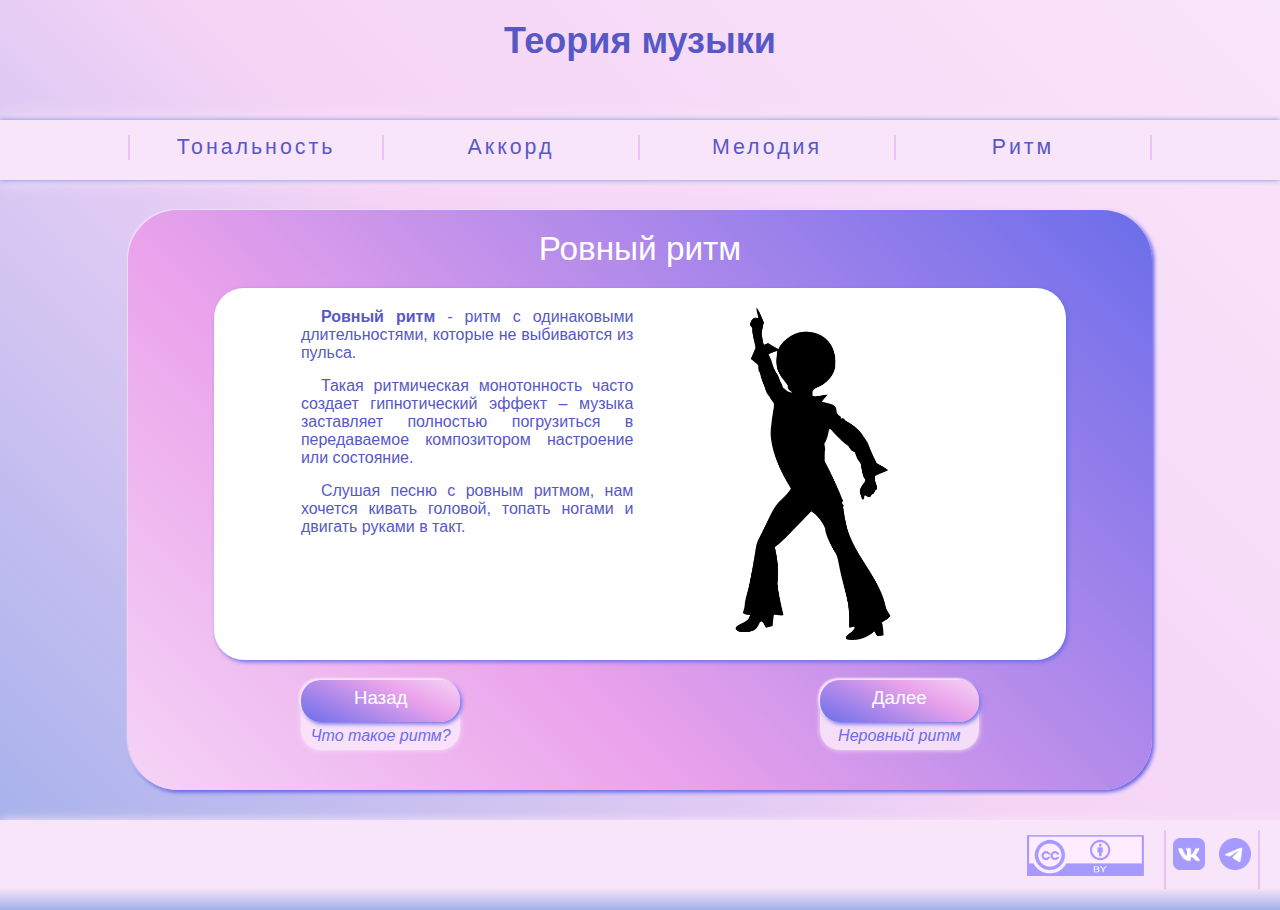
<file: Web/Сайт Теория музыки/html/rhythm/rhythm-even.html>
<html>

<head>
    <meta charset="utf-8">
    <link href="../../css/index.css" type="text/css" rel="stylesheet">
    <link href="../../css/margins.css" type="text/css" rel="stylesheet">
    <link href="../../css/fonts.css" type="text/css" rel="stylesheet">
    <link href="../../css/color.css" type="text/css" rel="stylesheet">

    <link href="../../css/svg.css" type="text/css" rel="stylesheet">
    <link href="../../css/rhythm/rhythm.css" type="text/css" rel="stylesheet">

    <script src="https://code.jquery.com/jquery-2.2.3.min.js"></script>

    <title>Теория музыки</title>
</head>

<body>
    <div class="index-grid">
        <header class="head">
            <a href="../index.html"><h2>Теория музыки</h2></a>
        </header>

        <!-- меню -->
        <div class="grid-menu">
            <div class="flex-menu-container">

                <div class="flex-menu">
                    <input type="radio" name="menu" class="menu-toggle" id="toggle_1" value="1"
                        onclick="radioClick(this)">
                    <label for="toggle_1" class="menu-btn">Тональность</label>
                    <div class="list">
                        <a href="../tonality/tonality.html">Что такое тональность?</a>
                        <a href="../tonality/tonality-stages.html">Ступени тональности</a>
                        <a href="../tonality/tonality-major.html">Что такое мажор?</a>
                        <a href="../tonality/tonality-minor.html">Что такое минор?</a>
                    </div>
                </div>

                <div class="flex-menu">
                    <input type="radio" name="menu" class="menu-toggle" id="toggle_2" value="2"
                        onclick="radioClick(this)">
                    <label for="toggle_2" class="menu-btn">Аккорд</label>
                    <div class="list">
                        <a href="../chord/chord.html">Что такое аккорд?</a>
                        <a href="../chord/chord-triad.html">Трезвучие</a>
                        <a href="../chord/chord-sequence.html">Аккорды в тональности</a>
                    </div>
                </div>

                <div class="flex-menu">
                    <input type="radio" name="menu" class="menu-toggle" id="toggle_3" value="3"
                        onclick="radioClick(this)">
                    <label for="toggle_3" class="menu-btn">Мелодия</label>
                    <div class="list">
                        <a href="../melody/melody.html">Что такое мелодия?</a>
                        <a href="../melody/melody-types.html">Виды мелодии</a>
                    </div>
                </div>

                <div class="flex-menu">
                    <input type="radio" name="menu" class="menu-toggle" id="toggle_4" value="4"
                        onclick="radioClick(this)">
                    <label for="toggle_4" class="menu-btn">Ритм</label>
                    <div class="list">
                        <a href="rhythm.html">Что такое ритм?</a>
                        <a href="rhythm-even.html">Ровный ритм</a>
                        <a href="rhythm-uneven.html">Неровный ритм</a>
                    </div>
                </div>

            </div>
        </div>

        <!-- основной блок -->
        <div class="main-grid">
            <div class="flex-main-container" id="hidden"><span>Ровный ритм</span>
                <div class="flex-main">
                    <div class="flex-content">

                        <div class="content">
                            <p><b>Ровный ритм</b> - ритм с одинаковыми длительностями, которые не выбиваются из пульса.</p>
                            <p>Такая ритмическая монотонность часто создает гипнотический эффект –
                                музыка заставляет полностью погрузиться в передаваемое композитором настроение или состояние.
                              </p>
                              <p>Слушая песню с ровным ритмом, нам хочется кивать головой, топать ногами и двигать руками в такт.</p>
                        </div>

                        <div class="content">
                            <img src="../../image/rhythm/rhythm-even.png" alt="танцор">
                        </div>

                    </div>
                </div>

                <!-- кнопки -->
                <div class="flex-button">
                    <a href="rhythm.html" class="button" id="button_1">Назад</a>
                    <a href="rhythm-uneven.html" class="button" id="button_2">Далее</a>
                </div>
                <div class="flex-navigation">
                    <div class="text-navigation">
                        <i>Что такое ритм?</i>
                    </div>
                    <div class="text-navigation">
                        <i>Неровный ритм</i>
                    </div>
                </div>

            </div>

            <!-- колонки -->
            <!-- <div class="test-flex">
                    <div class="test">column</div>
                    <div class="test">column</div>
                    <div class="test">column</div>
                    <div class="test">column</div>
                    <div class="test">column</div>
                    <div class="test">column</div>
                    <div class="test">column</div>
                    <div class="test">column</div>
                    <div class="test">column</div>
                    <div class="test">column</div>
                    <div class="test">column</div>
                    <div class="test">column</div>
                </div>   -->

        </div>

        <!-- подвал -->
        <footer>
            <div class="footer-flex">

                <div class="footer-license">
                    <a href="https://creativecommons.org/licenses/by/4.0/deed.ru" target="_blank">
                        <img src="../../image/footer/license.png" alt="лицензия">
                    </a>
                </div>

                <div class="footer-social">
                    <a href="https://vk.com/nastyakedrina" target="_blank">
                        <img src="../../image/footer/vk.png" alt="вк">
                    </a>
                    <a href="https://t.me/AnastasiaKedrina" target="_blank">
                        <img src="../../image/footer/tg.png" alt="телеграм">
                    </a>
                </div>

            </div>
        </footer>
    </div>

    <script src="../../js/script-radio-button.js"></script>
    <script src="../../js/script-animation.js"></script>
    <script src="../../js/script-click.js"></script>
</body>

</html>
</file>
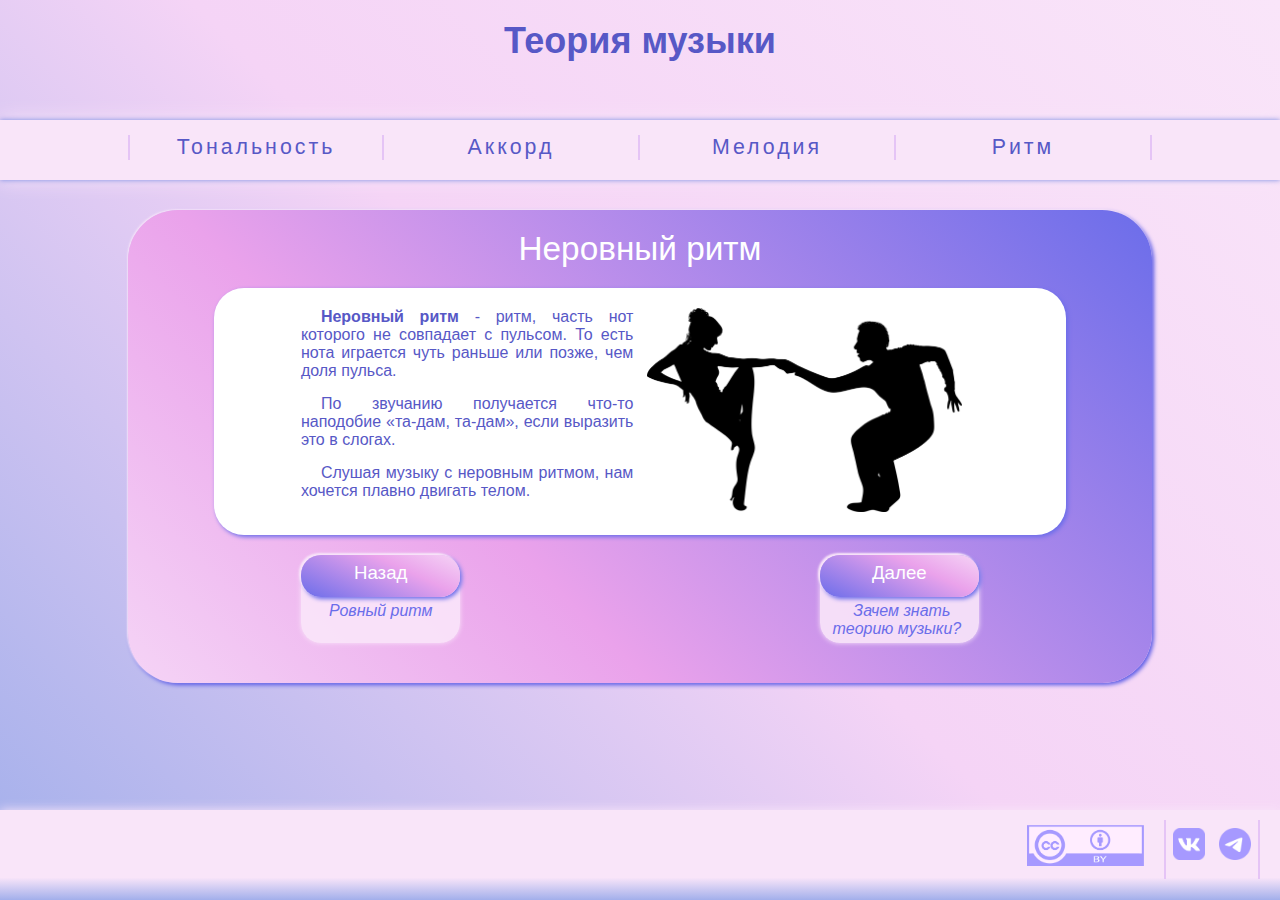
<file: Web/Сайт Теория музыки/html/rhythm/rhythm-uneven.html>
<html>

<head>
    <meta charset="utf-8">
    <link href="../../css/index.css" type="text/css" rel="stylesheet">
    <link href="../../css/margins.css" type="text/css" rel="stylesheet">
    <link href="../../css/fonts.css" type="text/css" rel="stylesheet">
    <link href="../../css/color.css" type="text/css" rel="stylesheet">
    <link href="../../css/svg.css" type="text/css" rel="stylesheet">
    <script src="https://code.jquery.com/jquery-2.2.3.min.js"></script>

    <title>Теория музыки</title>
</head>

<body>
    <div class="index-grid">
        <header class="head">
            <a href="../index.html"><h2>Теория музыки</h2></a>
        </header>

        <!-- меню -->
        <div class="grid-menu">
            <div class="flex-menu-container">

                <div class="flex-menu">
                    <input type="radio" name="menu" class="menu-toggle" id="toggle_1" value="1"
                        onclick="radioClick(this)">
                    <label for="toggle_1" class="menu-btn">Тональность</label>
                    <div class="list">
                        <a href="../tonality/tonality.html">Что такое тональность?</a>
                        <a href="../tonality/tonality-stages.html">Ступени тональности</a>
                        <a href="../tonality/tonality-major.html">Что такое мажор?</a>
                        <a href="../tonality/tonality-minor.html">Что такое минор?</a>
                    </div>
                </div>

                <div class="flex-menu">
                    <input type="radio" name="menu" class="menu-toggle" id="toggle_2" value="2"
                        onclick="radioClick(this)">
                    <label for="toggle_2" class="menu-btn">Аккорд</label>
                    <div class="list">
                        <a href="../chord/chord.html">Что такое аккорд?</a>
                        <a href="../chord/chord-triad.html">Трезвучие</a>
                        <a href="../chord/chord-sequence.html">Аккорды в тональности</a>
                    </div>
                </div>

                <div class="flex-menu">
                    <input type="radio" name="menu" class="menu-toggle" id="toggle_3" value="3"
                        onclick="radioClick(this)">
                    <label for="toggle_3" class="menu-btn">Мелодия</label>
                    <div class="list">
                        <a href="../melody/melody.html">Что такое мелодия?</a>
                        <a href="../melody/melody-types.html">Виды мелодии</a>
                    </div>
                </div>

                <div class="flex-menu">
                    <input type="radio" name="menu" class="menu-toggle" id="toggle_4" value="4"
                        onclick="radioClick(this)">
                    <label for="toggle_4" class="menu-btn">Ритм</label>
                    <div class="list">
                        <a href="rhythm.html">Что такое ритм?</a>
                        <a href="rhythm-even.html">Ровный ритм</a>
                        <a href="rhythm-uneven.html">Неровный ритм</a>
                    </div>
                </div>

            </div>
        </div>

        <!-- основной блок -->
        <div class="main-grid">
            <div class="flex-main-container" id="hidden"><span>Неровный ритм</span>
                <div class="flex-main">
                    <div class="flex-content">

                        <div class="content">
                            <p><b>Неровный ритм</b> - ритм, часть нот которого не совпадает с пульсом. То есть нота играется чуть раньше
                                или позже, чем доля пульса.
                            </p>
                            <p>По звучанию получается что-то наподобие «та-дам, та-дам», если выразить это в слогах.</p>
                            <p>Слушая музыку с неровным ритмом, нам хочется плавно двигать телом. </p>
                        </div>
                        
                        <div class="content">
                            <img src="../../image/rhythm/rhythm-uneven.png" alt="пара танцоров">
                        </div>

                    </div>
                </div>

                <!-- кнопки -->
                <div class="flex-button">
                    <a href="rhythm-even.html" class="button" id="button_1">Назад</a>
                    <a href="../index.html" class="button" id="button_2">Далее</a>
                </div>
                <div class="flex-navigation">
                    <div class="text-navigation">
                        <i>Ровный ритм</i>
                    </div>
                    <div class="text-navigation">
                        <i>Зачем знать теорию музыки?</i>
                    </div>
                </div>

            </div>

            <!-- колонки -->
            <!-- <div class="test-flex">
                    <div class="test">column</div>
                    <div class="test">column</div>
                    <div class="test">column</div>
                    <div class="test">column</div>
                    <div class="test">column</div>
                    <div class="test">column</div>
                    <div class="test">column</div>
                    <div class="test">column</div>
                    <div class="test">column</div>
                    <div class="test">column</div>
                    <div class="test">column</div>
                    <div class="test">column</div>
                </div>   -->

        </div>

        <!-- подвал -->
        <footer>
            <div class="footer-flex">

                <div class="footer-license">
                    <a href="https://creativecommons.org/licenses/by/4.0/deed.ru" target="_blank">
                        <img src="../../image/footer/license.png" alt="лицензия">
                    </a>
                </div>

                <div class="footer-social">
                    <a href="https://vk.com/nastyakedrina" target="_blank">
                        <img src="../../image/footer/vk.png" alt="вк">
                    </a>
                    <a href="https://t.me/AnastasiaKedrina" target="_blank">
                        <img src="../../image/footer/tg.png" alt="телеграм">
                    </a>
                </div>

            </div>
        </footer>
    </div>

    <script src="../../js/script-radio-button.js"></script>
    <script src="../../js/script-animation.js"></script>
    <script src="../../js/script-click.js"></script>
</body>

</html>
</file>
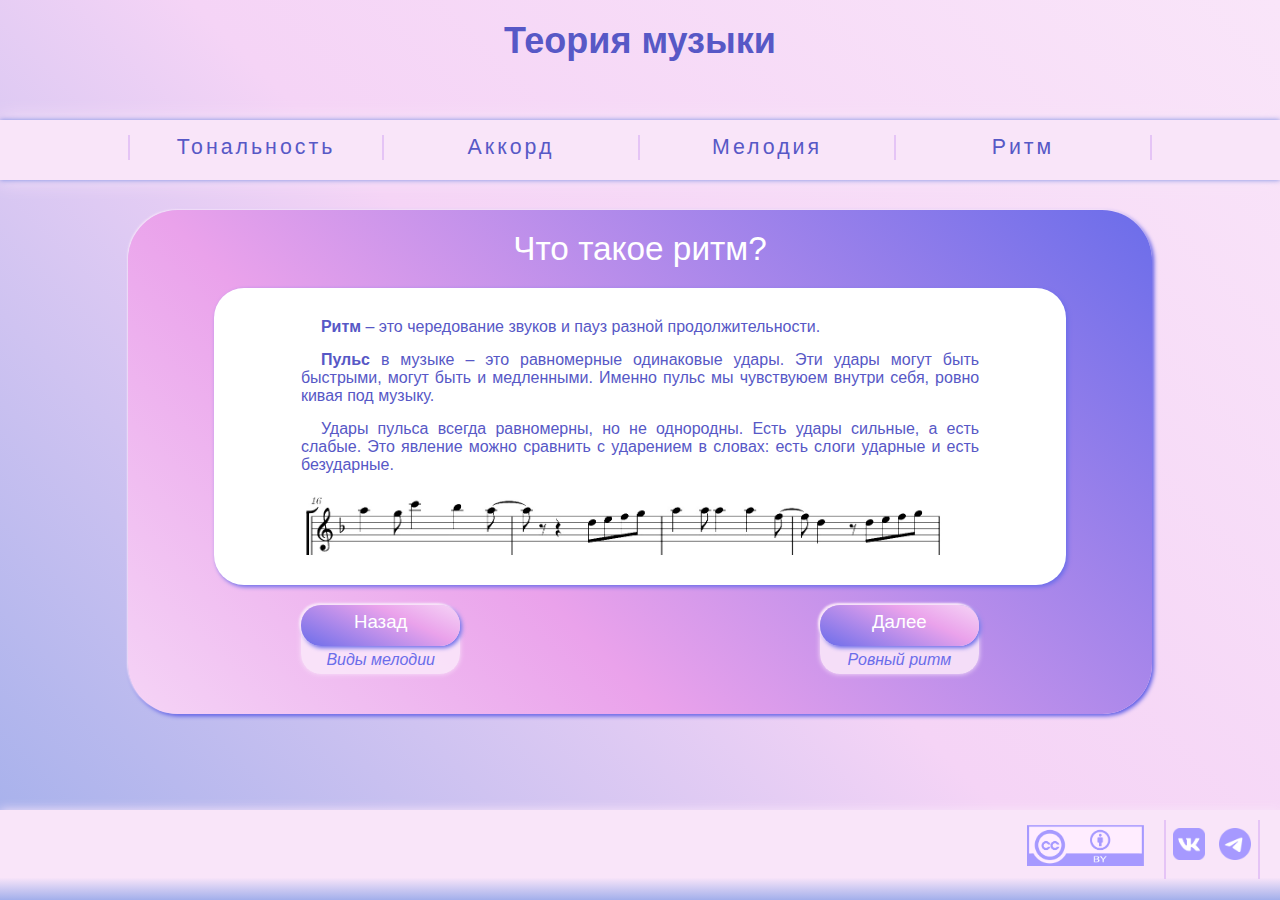
<file: Web/Сайт Теория музыки/html/rhythm/rhythm.html>
<html>

<head>
    <meta charset="utf-8">
    <link href="../../css/index.css" type="text/css" rel="stylesheet">
    <link href="../../css/margins.css" type="text/css" rel="stylesheet">
    <link href="../../css/fonts.css" type="text/css" rel="stylesheet">
    <link href="../../css/color.css" type="text/css" rel="stylesheet">

    <link href="../../css/svg.css" type="text/css" rel="stylesheet">
    <link href="../../css/melody/melody-types.css" type="text/css" rel="stylesheet">

    <script src="https://code.jquery.com/jquery-2.2.3.min.js"></script>

    <title>Теория музыки</title>
</head>

<body>
    <div class="index-grid">
        <header class="head">
            <a href="../index.html"><h2>Теория музыки</h2></a>
        </header>

        <!-- меню -->
        <div class="grid-menu">
            <div class="flex-menu-container">

                <div class="flex-menu">
                    <input type="radio" name="menu" class="menu-toggle" id="toggle_1" value="1"
                        onclick="radioClick(this)">
                    <label for="toggle_1" class="menu-btn">Тональность</label>
                    <div class="list">
                        <a href="../tonality/tonality.html">Что такое тональность?</a>
                        <a href="../tonality/tonality-stages.html">Ступени тональности</a>
                        <a href="../tonality/tonality-major.html">Что такое мажор?</a>
                        <a href="../tonality/tonality-minor.html">Что такое минор?</a>
                    </div>
                </div>

                <div class="flex-menu">
                    <input type="radio" name="menu" class="menu-toggle" id="toggle_2" value="2"
                        onclick="radioClick(this)">
                    <label for="toggle_2" class="menu-btn">Аккорд</label>
                    <div class="list">
                        <a href="../chord/chord.html">Что такое аккорд?</a>
                        <a href="../chord/chord-triad.html">Трезвучие</a>
                        <a href="../chord/chord-sequence.html">Аккорды в тональности</a>
                    </div>
                </div>

                <div class="flex-menu">
                    <input type="radio" name="menu" class="menu-toggle" id="toggle_3" value="3"
                        onclick="radioClick(this)">
                    <label for="toggle_3" class="menu-btn">Мелодия</label>
                    <div class="list">
                        <a href="../melody/melody.html">Что такое мелодия?</a>
                        <a href="../melody/melody-types.html">Виды мелодии</a>
                    </div>
                </div>

                <div class="flex-menu">
                    <input type="radio" name="menu" class="menu-toggle" id="toggle_4" value="4"
                        onclick="radioClick(this)">
                    <label for="toggle_4" class="menu-btn">Ритм</label>
                    <div class="list">
                        <a href="rhythm.html">Что такое ритм?</a>
                        <a href="rhythm-even.html">Ровный ритм</a>
                        <a href="rhythm-uneven.html">Неровный ритм</a>
                    </div>
                </div>

            </div>
        </div>

        <!-- основной блок -->
        <div class="main-grid">
            <div class="flex-main-container" id="hidden"><span>Что такое ритм?</span>
                <div class="flex-main">
                    <div class="flex-content">

                        <div class="content">
                            <p><b>Ритм</b> – это чередование звуков и пауз разной продолжительности.</p>
                            <p><b>Пульс</b> в музыке – это равномерные одинаковые удары. Эти удары могут быть быстрыми, могут быть и медленными.
                                Именно пульс мы чувствуюем внутри себя, ровно кивая под музыку. </p>

                            <p>Удары пульса всегда равномерны, но не однородны. Есть удары сильные, а есть слабые. 
                                Это явление можно сравнить с ударением в словах: есть слоги ударные и есть безударные. </p>
                                
                            <img src="../../image/rhythm/rhythm.jpg" alt="пример нотной строчки">

                        
                        </div>

                    </div>
                </div>

                <!-- кнопки -->
                <div class="flex-button">
                    <a href="../melody/melody-types.html" class="button" id="button_1">Назад</a>
                    <a href="rhythm-even.html" class="button" id="button_2">Далее</a>
                </div>
                <div class="flex-navigation">
                    <div class="text-navigation">
                        <i>Виды мелодии</i>
                    </div>
                    <div class="text-navigation">
                        <i>Ровный ритм</i>
                    </div>
                </div>

            </div>

            <!-- колонки -->
            <!-- <div class="test-flex">
                    <div class="test">column</div>
                    <div class="test">column</div>
                    <div class="test">column</div>
                    <div class="test">column</div>
                    <div class="test">column</div>
                    <div class="test">column</div>
                    <div class="test">column</div>
                    <div class="test">column</div>
                    <div class="test">column</div>
                    <div class="test">column</div>
                    <div class="test">column</div>
                    <div class="test">column</div>
                </div>   -->

        </div>

        <!-- подвал -->
        <footer>
            <div class="footer-flex">

                <div class="footer-license">
                    <a href="https://creativecommons.org/licenses/by/4.0/deed.ru" target="_blank">
                        <img src="../../image/footer/license.png" alt="лицензия">
                    </a>
                </div>

                <div class="footer-social">
                    <a href="https://vk.com/nastyakedrina" target="_blank">
                        <img src="../../image/footer/vk.png" alt="вк">
                    </a>
                    <a href="https://t.me/AnastasiaKedrina" target="_blank">
                        <img src="../../image/footer/tg.png" alt="телеграм">
                    </a>
                </div>
            </div>
        </footer>
    </div>

    <script src="../../js/script-radio-button.js"></script>
    <script src="../../js/script-animation.js"></script>
    <script src="../../js/script-click.js"></script>
</body>

</html>
</file>
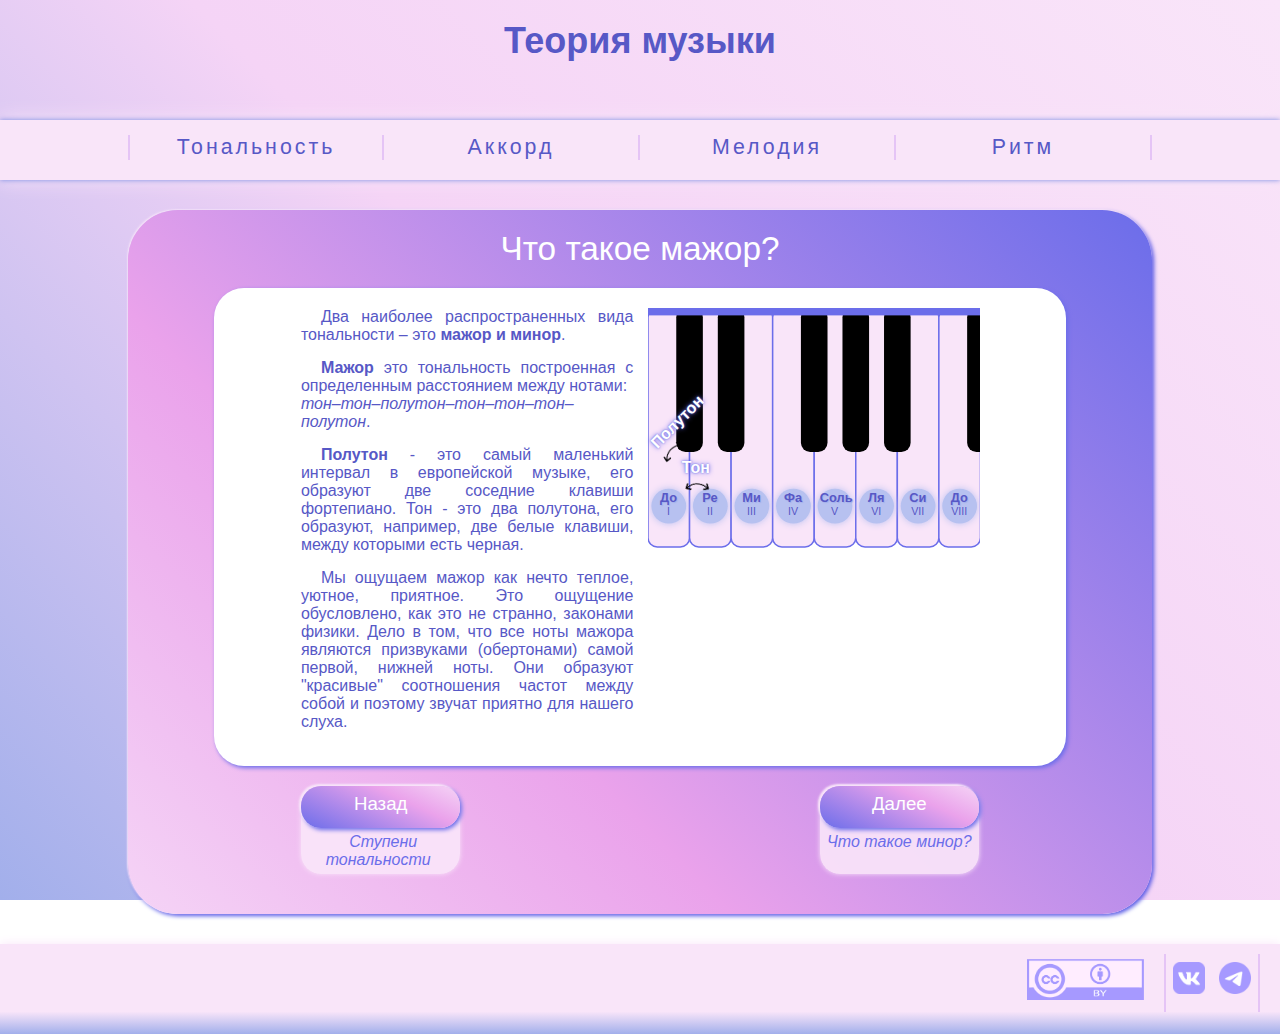
<file: Web/Сайт Теория музыки/html/tonality/tonality-major.html>
<html>

<head>
    <meta charset="utf-8">
    <link href="../../css/index.css" type="text/css" rel="stylesheet">
    <link href="../../css/margins.css" type="text/css" rel="stylesheet">
    <link href="../../css/fonts.css" type="text/css" rel="stylesheet">
    <link href="../../css/color.css" type="text/css" rel="stylesheet">

    <link href="../../css/svg.css" type="text/css" rel="stylesheet">
    <link href="../../css/tonality/tonality-major.css" type="text/css" rel="stylesheet"> 

    <script src="https://code.jquery.com/jquery-2.2.3.min.js"></script>

    <title>Теория музыки</title>
</head>

<body>
    <div class="index-grid">
        <header class="head">
            <a href="../index.html"><h2>Теория музыки</h2></a>
        </header>

        <!-- меню -->
        <div class="grid-menu">
            <div class="flex-menu-container">

                <div class="flex-menu">
                    <input type="radio" name="menu" class="menu-toggle" id="toggle_1" value="1"
                        onclick="radioClick(this)">
                    <label for="toggle_1" class="menu-btn">Тональность</label>
                    <div class="list">
                        <a href="tonality.html">Что такое тональность?</a>
                        <a href="tonality-stages.html">Ступени тональности</a>
                        <a href="tonality-major.html">Что такое мажор?</a>
                        <a href="tonality-minor.html">Что такое минор?</a>
                    </div>
                </div>

                <div class="flex-menu">
                    <input type="radio" name="menu" class="menu-toggle" id="toggle_2" value="2"
                        onclick="radioClick(this)">
                    <label for="toggle_2" class="menu-btn">Аккорд</label>
                    <div class="list">
                        <a href="../chord/chord.html">Что такое аккорд?</a>
                        <a href="../chord/chord-triad.html">Трезвучие</a>
                        <a href="../chord/chord-sequence.html">Аккорды в тональности</a>
                    </div>
                </div>

                <div class="flex-menu">
                    <input type="radio" name="menu" class="menu-toggle" id="toggle_3" value="3"
                        onclick="radioClick(this)">
                    <label for="toggle_3" class="menu-btn">Мелодия</label>
                    <div class="list">
                        <a href="../melody/melody.html">Что такое мелодия?</a>
                        <a href="../melody/melody-types.html">Виды мелодии</a>
                    </div>
                </div>

                <div class="flex-menu">
                    <input type="radio" name="menu" class="menu-toggle" id="toggle_4" value="4"
                        onclick="radioClick(this)">
                    <label for="toggle_4" class="menu-btn">Ритм</label>
                    <div class="list">
                        <a href="../rhythm/rhythm.html">Что такое ритм?</a>
                        <a href="../rhythm/rhythm-even.html">Ровный ритм</a>
                        <a href="../rhythm/rhythm-uneven.html">Неровный ритм</a>
                    </div>
                </div>

            </div>
        </div>

        <!-- основной блок -->
        <div class="main-grid">
            <div class="flex-main-container" id="hidden"><span>Что такое мажор?</span>
                <div class="flex-main">
                    <div class="flex-content">

                        <div class="content">
                            <p>Два наиболее распространенных вида тональности – это <b>мажор и минор</b>.</p>
                            <!-- <p>Если вы посмотрите на клавиатуру фортепиано, вы увидите, что есть две белые клавиши между которыми есть черная, 
                                а есть такие, между которыми нет черной клавиши. Так вот, расстояние от клавиши (независимо белая или черная) 
                                до соседней это ровно пол тона - минимальный интервал, в теории музыки. Исходя из этого мы можем вычислить форму До-мажора, 
                                просто посмотрев на расстояние от До до До по белым клавишам.</p> -->
                            <p><b>Мажор</b> это тональность построенная с определенным расстоянием между нотами: <br><i>тон–тон–полутон–тон–тон–тон–полутон</i>.</p>
                            <p><b>Полутон</b> - это самый маленький интервал в европейской музыке, его образуют две соседние клавиши фортепиано. Тон - это два полутона, 
                                его образуют, например, две белые клавиши, между которыми есть черная.</p>
                            <p>Мы ощущаем мажор как нечто теплое, уютное, приятное. Это ощущение обусловлено, как это не странно, законами физики. 
                                Дело в том, что все ноты мажора являются призвуками (обертонами) самой первой, нижней ноты.
                                Они образуют "красивые" соотношения частот между собой и поэтому звучат приятно для нашего слуха. </p>
                        </div>

                        <div class="content">
                            <div class="svg-piano">
                                <svg xmlns="http://www.w3.org/2000/svg" xmlns:ev="http://www.w3.org/2001/xml-events"
                                    xmlns:xlink="http://www.w3.org/1999/xlink" preserveAspectRatio="none"
                                    viewBox="0 0 180 130">

                                    <rect class="svg-white-key" x="0" y="0" rx="5" ry="5"/>
                                    <rect class="svg-white-key" x="12.5%" y="0" rx="5" ry="5" />
                                    <rect class="svg-white-key" x="25%" y="0" rx="5" ry="5" />
                                    <rect class="svg-white-key" x="37.5%" y="0" rx="5" ry="5" />
                                    <rect class="svg-white-key" x="50%" y="0" rx="5" ry="5" />
                                    <rect class="svg-white-key" x="62.5%" y="0" rx="5" ry="5" />
                                    <rect class="svg-white-key" x="75%" y="0" rx="5" ry="5" />
                                    <rect class="svg-white-key" x="87.5%" y="0" rx="5" ry="5" />

                                    <!--<rect class="svg-black-key" x="-4%" y="0" rx="5" ry="5"/> -->
                                    <rect class="svg-black-key" x="8.5%" y="0" rx="5" ry="5" />
                                    <rect class="svg-black-key" x="21%" y="0" rx="5" ry="5" />
                                    <!-- <rect class="svg-black-key" x="33.5%" y="0" rx="5" ry="5"/> -->
                                    <rect class="svg-black-key" x="46%" y="0" rx="5" ry="5" />
                                    <rect class="svg-black-key" x="58.5%" y="0" rx="5" ry="5" />
                                    <rect class="svg-black-key" x="71%" y="0" rx="5" ry="5" />
                                    <!-- <rect class="svg-black-key" x="83.5%" y="0" rx="5" ry="5"/> -->
                                    <rect class="svg-black-key" x="96%" y="0" rx="5" ry="5" />

                                    <circle class="svg-circle" cx="6.25%" cy="82.5%" r="6%"/>
                                    <circle class="svg-circle" cx="18.75%" cy="82.5%" r="6%"/>
                                    <circle class="svg-circle" cx="31.25%" cy="82.5%" r="6%"/>
                                    <circle class="svg-circle" cx="43.75%" cy="82.5%" r="6%"/>
                                    <circle class="svg-circle" cx="56.25%" cy="82.5%" r="6%"/>
                                    <circle class="svg-circle" cx="68.75%" cy="82.5%" r="6%"/>
                                    <circle class="svg-circle" cx="81.25%" cy="82.5%" r="6%"/>
                                    <circle class="svg-circle" cx="93.75%" cy="82.5%" r="6%"/>

                                    <rect class="svg-line" x="0" y="0" />
                                </svg>
                            </div>
                            
                            <div class="note-piano">
                                <div class="note">До</div>
                                <div class="note">Ре</div>
                                <div class="note">Ми</div>
                                <div class="note">Фа</div>
                                <div class="note">Соль</div>
                                <div class="note">Ля</div>
                                <div class="note">Си</div>
                                <div class="note">До</div>
                            </div>
                            <div class="stages-piano">
                                <div class="stage">I</div>
                                <div class="stage">II</div>
                                <div class="stage">III</div>
                                <div class="stage">IV</div>
                                <div class="stage">V</div>
                                <div class="stage">VI</div>
                                <div class="stage">VII</div>
                                <div class="stage">VIII</div>
                            </div>
                            <div class="halftone">Полутон</div>
                            <div class="tone">Тон</div>
                            <img class="arrow" src="../../image/tonality/arrow.png" alt="стрелка">
                            <img class="arrow" src="../../image/tonality/arrow.png" alt="стрелка">

                        </div>


                    </div>
                </div>

                <!-- кнопки -->
                <div class="flex-button">
                    <a href="tonality-stages.html" class="button" id="button_1">Назад</a>
                    <a href="tonality-minor.html" class="button" id="button_2">Далее</a>
                </div>
                <div class="flex-navigation">
                    <div class="text-navigation">
                        <i>Ступени тональности</i>
                    </div>
                    <div class="text-navigation">
                        <i>Что такое минор?</i>
                    </div>
                </div>

            </div>

            <!-- колонки -->
            <!-- <div class="test-flex">
                    <div class="test">column</div>
                    <div class="test">column</div>
                    <div class="test">column</div>
                    <div class="test">column</div>
                    <div class="test">column</div>
                    <div class="test">column</div>
                    <div class="test">column</div>
                    <div class="test">column</div>
                    <div class="test">column</div>
                    <div class="test">column</div>
                    <div class="test">column</div>
                    <div class="test">column</div>
                </div>   -->

        </div>

        <!-- подвал -->
        <footer>
            <div class="footer-flex">

                <div class="footer-license">
                    <a href="https://creativecommons.org/licenses/by/4.0/deed.ru" target="_blank">
                        <img src="../../image/footer/license.png" alt="лицензия">
                    </a>
                </div>

                <div class="footer-social">
                    <a href="https://vk.com/nastyakedrina" target="_blank">
                        <img src="../../image/footer/vk.png" alt="вк">
                    </a>
                    <a href="https://t.me/AnastasiaKedrina" target="_blank">
                        <img src="../../image/footer/tg.png" alt="телеграм">
                    </a>
                </div>

            </div>
        </footer>
    </div>

    <script src="../../js/script-radio-button.js"></script>
    <script src="../../js/script-animation.js"></script>
    <script src="../../js/script-click.js"></script>
</body>

</html>
</file>
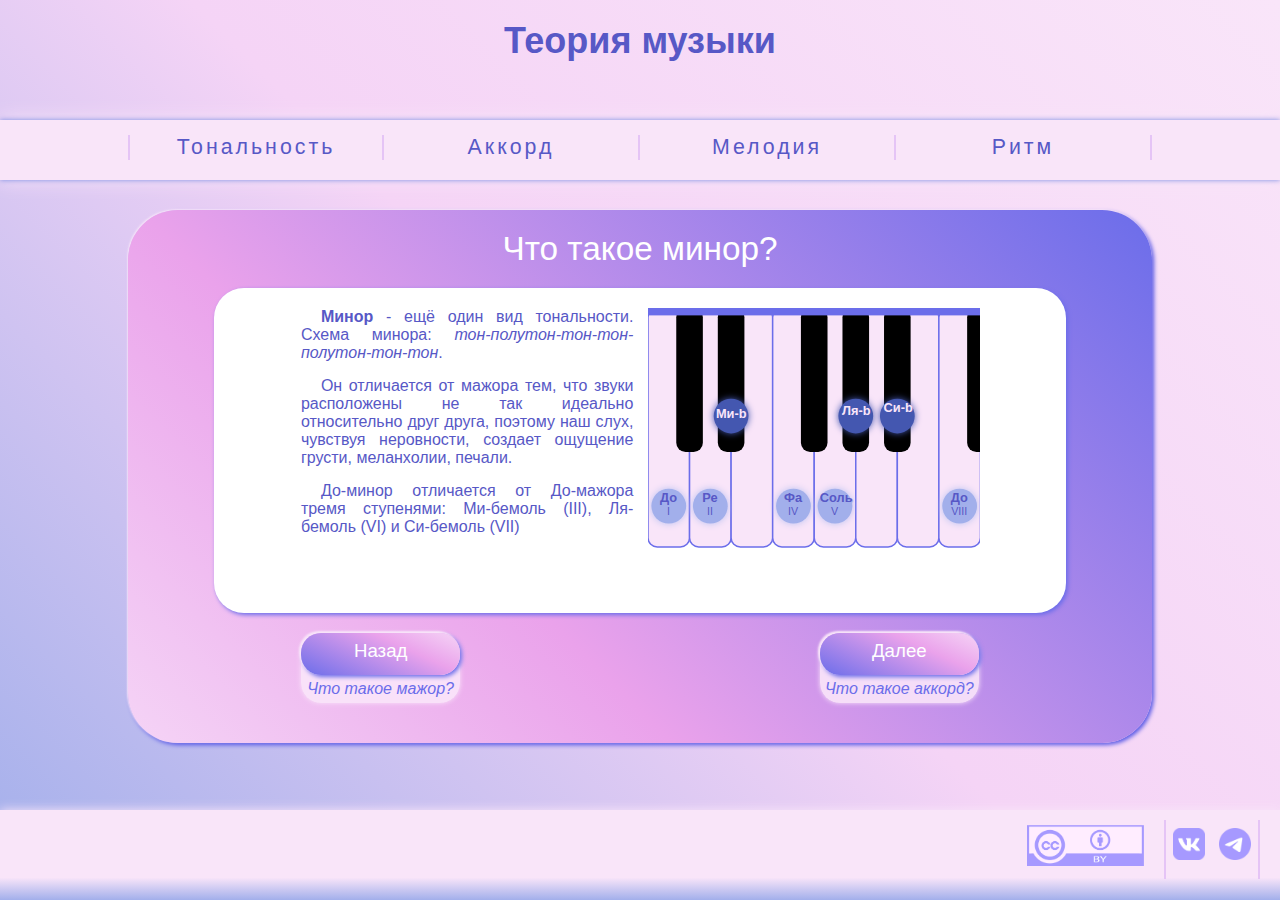
<file: Web/Сайт Теория музыки/html/tonality/tonality-minor.html>
<html>

<head>
    <meta charset="utf-8">
    <link href="../../css/index.css" type="text/css" rel="stylesheet">
    <link href="../../css/margins.css" type="text/css" rel="stylesheet">
    <link href="../../css/fonts.css" type="text/css" rel="stylesheet">
    <link href="../../css/color.css" type="text/css" rel="stylesheet">
    
    <link href="../../css/svg.css" type="text/css" rel="stylesheet">
    <link href="../../css/tonality/tonality-minor.css" type="text/css" rel="stylesheet">

    <script src="https://code.jquery.com/jquery-2.2.3.min.js"></script>

    <title>Теория музыки</title>
</head>

<body>
    <div class="index-grid">
        <header class="head">
            <a href="../index.html"><h2>Теория музыки</h2></a>
        </header>

        <!-- меню -->
        <div class="grid-menu">
            <div class="flex-menu-container">

                <div class="flex-menu">
                    <input type="radio" name="menu" class="menu-toggle" id="toggle_1" value="1"
                        onclick="radioClick(this)">
                    <label for="toggle_1" class="menu-btn">Тональность</label>
                    <div class="list">
                        <a href="tonality.html">Что такое тональность?</a>
                        <a href="tonality-stages.html">Ступени тональности</a>
                        <a href="tonality-major.html">Что такое мажор?</a>
                        <a href="tonality-minor.html">Что такое минор?</a>
                    </div>
                </div>

                <div class="flex-menu">
                    <input type="radio" name="menu" class="menu-toggle" id="toggle_2" value="2"
                        onclick="radioClick(this)">
                    <label for="toggle_2" class="menu-btn">Аккорд</label>
                    <div class="list">
                        <a href="../chord/chord.html">Что такое аккорд?</a>
                        <a href="../chord/chord-triad.html">Трезвучие</a>
                        <a href="../chord/chord-sequence.html">Аккорды в тональности</a>
                    </div>
                </div>

                <div class="flex-menu">
                    <input type="radio" name="menu" class="menu-toggle" id="toggle_3" value="3"
                        onclick="radioClick(this)">
                    <label for="toggle_3" class="menu-btn">Мелодия</label>
                    <div class="list">
                        <a href="../melody/melody.html">Что такое мелодия?</a>
                        <a href="../melody/melody-types.html">Виды мелодии</a>
                    </div>
                </div>

                <div class="flex-menu">
                    <input type="radio" name="menu" class="menu-toggle" id="toggle_4" value="4"
                        onclick="radioClick(this)">
                    <label for="toggle_4" class="menu-btn">Ритм</label>
                    <div class="list">
                        <a href="../rhythm/rhythm.html">Что такое ритм?</a>
                        <a href="../rhythm/rhythm-even.html">Ровный ритм</a>
                        <a href="../rhythm/rhythm-uneven.html">Неровный ритм</a>
                    </div>
                </div>

            </div>
        </div>

        <!-- основной блок -->
        <div class="main-grid">
            <div class="flex-main-container" id="hidden"><span>Что такое минор?</span>
                <div class="flex-main">
                    <div class="flex-content">

                        <div class="content">
                            <p><b>Минор</b> - ещё один вид тональности. Схема минора: <i>тон-полутон-тон-тон-полутон-тон-тон</i>.</p>
                            <p>Он отличается от мажора тем, что звуки расположены не так идеально относительно друг друга, 
                                поэтому наш слух, чувствуя неровности, создает ощущение грусти, меланхолии, печали.</p>
                            <!-- <p>Наш мозг очень чутко считывает отношение звуков друг с другом, тем самым чувствуя определенное настроение, эмоцию. </p> -->
                            <p>До-минор отличается от До-мажора тремя ступенями: Ми-бемоль (III), Ля-бемоль (VI) и Си-бемоль (VII)</p>
                        </div>

                        <div class="content">
                            <div class="svg-piano">
                                <svg xmlns="http://www.w3.org/2000/svg" xmlns:ev="http://www.w3.org/2001/xml-events"
                                    xmlns:xlink="http://www.w3.org/1999/xlink" preserveAspectRatio="none"
                                    viewBox="0 0 180 130">

                                    <rect class="svg-white-key" x="0" y="0" rx="5" ry="5"/>
                                    <rect class="svg-white-key" x="12.5%" y="0" rx="5" ry="5" />
                                    <rect class="svg-white-key" x="25%" y="0" rx="5" ry="5" />
                                    <rect class="svg-white-key" x="37.5%" y="0" rx="5" ry="5" />
                                    <rect class="svg-white-key" x="50%" y="0" rx="5" ry="5" />
                                    <rect class="svg-white-key" x="62.5%" y="0" rx="5" ry="5" />
                                    <rect class="svg-white-key" x="75%" y="0" rx="5" ry="5" />
                                    <rect class="svg-white-key" x="87.5%" y="0" rx="5" ry="5" />

                                    <!--<rect class="svg-black-key" x="-4%" y="0" rx="5" ry="5"/> -->
                                    <rect class="svg-black-key" x="8.5%" y="0" rx="5" ry="5" />
                                    <rect class="svg-black-key" x="21%" y="0" rx="5" ry="5" />
                                    <!-- <rect class="svg-black-key" x="33.5%" y="0" rx="5" ry="5"/> -->
                                    <rect class="svg-black-key" x="46%" y="0" rx="5" ry="5" />
                                    <rect class="svg-black-key" x="58.5%" y="0" rx="5" ry="5" />
                                    <rect class="svg-black-key" x="71%" y="0" rx="5" ry="5" />
                                    <!-- <rect class="svg-black-key" x="83.5%" y="0" rx="5" ry="5"/> -->
                                    <rect class="svg-black-key" x="96%" y="0" rx="5" ry="5" />

                                    <circle class="svg-circle" cx="6.25%" cy="82.5%" r="6%"/>
                                    <circle class="svg-circle" cx="18.75%" cy="82.5%" r="6%"/>
                                    <!----><circle class="svg-circle" cx="25%" cy="45%" r="6%"/> 
                                    <circle class="svg-circle" cx="43.75%" cy="82.5%" r="6%"/>
                                    <circle class="svg-circle" cx="56.25%" cy="82.5%" r="6%"/>
                                    <!----><circle class="svg-circle" cx="62.5%" cy="45%" r="6%"/>
                                    <!----><circle class="svg-circle" cx="75%" cy="45%" r="6%"/>
                                    <circle class="svg-circle" cx="93.75%" cy="82.5%" r="6%"/>

                                    <rect class="svg-line" x="0" y="0" />
                                </svg>
                            </div>
                            
                            <div class="note-piano">
                                <div class="note">До</div>
                                <div class="note">Ре</div>
                                <div class="note"></div>
                                <div class="note">Фа</div>
                                <div class="note">Соль</div>
                                <div class="note"></div>
                                <div class="note"></div>
                                <div class="note">До</div>
                            </div>
                            <div class="stages-piano">
                                <div class="stage">I</div>
                                <div class="stage">II</div>
                                <div class="stage"></div>
                                <div class="stage">IV</div>
                                <div class="stage">V</div>
                                <div class="stage"></div>
                                <div class="stage"></div>
                                <div class="stage">VIII</div>
                            </div>
                            <div class="Eb">Ми-b</div>
                            <div class="Ab">Ля-b</div>
                            <div class="Bb">Си-b</div>

                        </div>

                    </div>
                </div>

                <!-- кнопки -->
                <div class="flex-button">
                    <a href="tonality-major.html" class="button" id="button_1">Назад</a>
                    <a href="../chord/chord.html" class="button" id="button_2">Далее</a>
                </div>
                <div class="flex-navigation">
                    <div class="text-navigation">
                        <i>Что такое мажор?</i>
                    </div>
                    <div class="text-navigation">
                        <i>Что такое аккорд?</i>
                    </div>
                </div>

            </div>

            <!-- колонки -->
            <!-- <div class="test-flex">
                    <div class="test">column</div>
                    <div class="test">column</div>
                    <div class="test">column</div>
                    <div class="test">column</div>
                    <div class="test">column</div>
                    <div class="test">column</div>
                    <div class="test">column</div>
                    <div class="test">column</div>
                    <div class="test">column</div>
                    <div class="test">column</div>
                    <div class="test">column</div>
                    <div class="test">column</div>
                </div>   -->

        </div>

        <!-- подвал -->
        <footer>
            <div class="footer-flex">

                <div class="footer-license">
                    <a href="https://creativecommons.org/licenses/by/4.0/deed.ru" target="_blank">
                        <img src="../../image/footer/license.png" alt="лицензия">
                    </a>
                </div>

                <div class="footer-social">
                    <a href="https://vk.com/nastyakedrina" target="_blank">
                        <img src="../../image/footer/vk.png" alt="вк">
                    </a>
                    <a href="https://t.me/AnastasiaKedrina" target="_blank">
                        <img src="../../image/footer/tg.png" alt="телеграм">
                    </a>
                </div>

            </div>
        </footer>
    </div>

    <script src="../../js/script-radio-button.js"></script>
    <script src="../../js/script-animation.js"></script>
    <script src="../../js/script-click.js"></script>
</body>

</html>
</file>
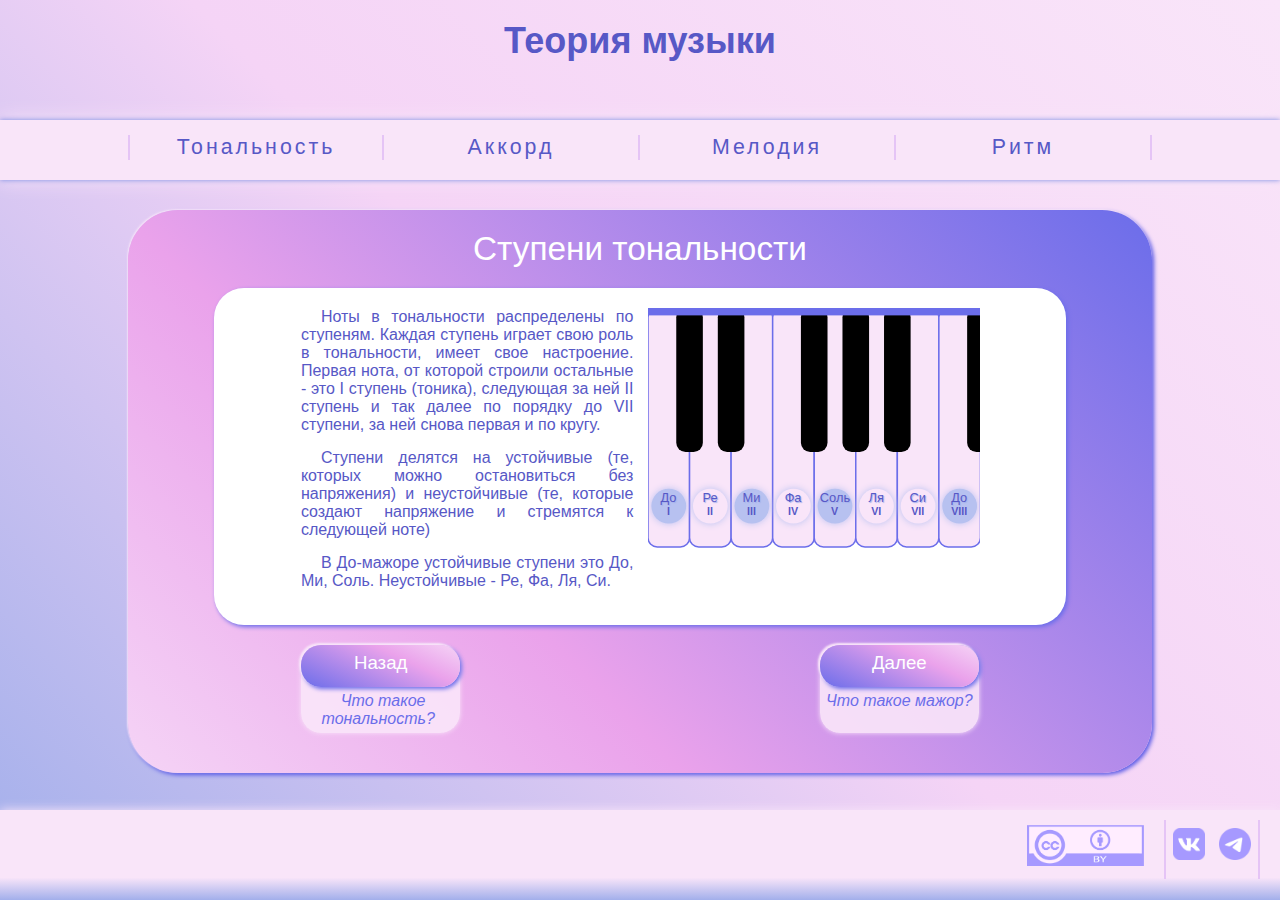
<file: Web/Сайт Теория музыки/html/tonality/tonality-stages.html>
<html>

<head>
    <meta charset="utf-8">
    <link href="../../css/index.css" type="text/css" rel="stylesheet">
    <link href="../../css/margins.css" type="text/css" rel="stylesheet">
    <link href="../../css/fonts.css" type="text/css" rel="stylesheet">
    <link href="../../css/color.css" type="text/css" rel="stylesheet">

    <link href="../../css/svg.css" type="text/css" rel="stylesheet">
    <link href="../../css/tonality/tonality-stages.css" type="text/css" rel="stylesheet"> 

    <script src="https://code.jquery.com/jquery-2.2.3.min.js"></script>

    <title>Теория музыки</title>
</head>

<body>
    <div class="index-grid">
        <header class="head">
            <a href="../index.html"><h2>Теория музыки</h2></a>
        </header>

        <!-- меню -->
        <div class="grid-menu">
            <div class="flex-menu-container">

                <div class="flex-menu">
                    <input type="radio" name="menu" class="menu-toggle" id="toggle_1" value="1"
                        onclick="radioClick(this)">
                    <label for="toggle_1" class="menu-btn">Тональность</label>
                    <div class="list">
                        <a href="tonality.html">Что такое тональность?</a>
                        <a href="tonality-stages.html">Ступени тональности</a>
                        <a href="tonality-major.html">Что такое мажор?</a>
                        <a href="tonality-minor.html">Что такое минор?</a>
                    </div>
                </div>

                <div class="flex-menu">
                    <input type="radio" name="menu" class="menu-toggle" id="toggle_2" value="2"
                        onclick="radioClick(this)">
                    <label for="toggle_2" class="menu-btn">Аккорд</label>
                    <div class="list">
                        <a href="../chord/chord.html">Что такое аккорд?</a>
                        <a href="../chord/chord-triad.html">Трезвучие</a>
                        <a href="../chord/chord-sequence.html">Аккорды в тональности</a>
                    </div>
                </div>

                <div class="flex-menu">
                    <input type="radio" name="menu" class="menu-toggle" id="toggle_3" value="3"
                        onclick="radioClick(this)">
                    <label for="toggle_3" class="menu-btn">Мелодия</label>
                    <div class="list">
                        <a href="../melody/melody.html">Что такое мелодия?</a>
                        <a href="../melody/melody-types.html">Виды мелодии</a>
                    </div>
                </div>

                <div class="flex-menu">
                    <input type="radio" name="menu" class="menu-toggle" id="toggle_4" value="4"
                        onclick="radioClick(this)">
                    <label for="toggle_4" class="menu-btn">Ритм</label>
                    <div class="list">
                        <a href="../rhythm/rhythm.html">Что такое ритм?</a>
                        <a href="../rhythm/rhythm-even.html">Ровный ритм</a>
                        <a href="../rhythm/rhythm-uneven.html">Неровный ритм</a>
                    </div>
                </div>

            </div>
        </div>

        <!-- основной блок -->
        <div class="main-grid">
            <div class="flex-main-container" id="hidden"><span>Ступени тональности</span>
                <div class="flex-main">
                    <div class="flex-content">

                        <div class="content">
                            <p>Ноты в тональности распределены по ступеням. Каждая ступень играет свою роль в тональности, имеет свое настроение.
                                Первая нота, от которой строили остальные  - это I ступень (тоника), следующая за ней II ступень и 
                                так далее по порядку до VII ступени, за ней снова первая и по кругу. </p>
                            <p>Ступени делятся на устойчивые (те, которых можно остановиться без напряжения)
                                и неустойчивые (те, которые создают напряжение и стремятся к следующей ноте)</p>
                            <p>В До-мажоре устойчивые ступени это До, Ми, Соль. Неустойчивые - Ре, Фа, Ля, Си.</p>   
                        </div>

                        <div class="content">
                            <div class="svg-piano">
                                <svg xmlns="http://www.w3.org/2000/svg" xmlns:ev="http://www.w3.org/2001/xml-events"
                                    xmlns:xlink="http://www.w3.org/1999/xlink" preserveAspectRatio="none"
                                    viewBox="0 0 180 130">

                                    <rect class="svg-white-key" x="0" y="0" rx="5" ry="5"/>
                                    <rect class="svg-white-key" x="12.5%" y="0" rx="5" ry="5" />
                                    <rect class="svg-white-key" x="25%" y="0" rx="5" ry="5" />
                                    <rect class="svg-white-key" x="37.5%" y="0" rx="5" ry="5" />
                                    <rect class="svg-white-key" x="50%" y="0" rx="5" ry="5" />
                                    <rect class="svg-white-key" x="62.5%" y="0" rx="5" ry="5" />
                                    <rect class="svg-white-key" x="75%" y="0" rx="5" ry="5" />
                                    <rect class="svg-white-key" x="87.5%" y="0" rx="5" ry="5" />

                                    <!--<rect class="svg-black-key" x="-4%" y="0" rx="5" ry="5"/> -->
                                    <rect class="svg-black-key" x="8.5%" y="0" rx="5" ry="5" />
                                    <rect class="svg-black-key" x="21%" y="0" rx="5" ry="5" />
                                    <!-- <rect class="svg-black-key" x="33.5%" y="0" rx="5" ry="5"/> -->
                                    <rect class="svg-black-key" x="46%" y="0" rx="5" ry="5" />
                                    <rect class="svg-black-key" x="58.5%" y="0" rx="5" ry="5" />
                                    <rect class="svg-black-key" x="71%" y="0" rx="5" ry="5" />
                                    <!-- <rect class="svg-black-key" x="83.5%" y="0" rx="5" ry="5"/> -->
                                    <rect class="svg-black-key" x="96%" y="0" rx="5" ry="5" />

                                    <circle class="svg-circle" cx="6.25%" cy="82.5%" r="6%"/>
                                    <circle class="svg-circle" cx="18.75%" cy="82.5%" r="6%"/>
                                    <circle class="svg-circle" cx="31.25%" cy="82.5%" r="6%"/>
                                    <circle class="svg-circle" cx="43.75%" cy="82.5%" r="6%"/>
                                    <circle class="svg-circle" cx="56.25%" cy="82.5%" r="6%"/>
                                    <circle class="svg-circle" cx="68.75%" cy="82.5%" r="6%"/>
                                    <circle class="svg-circle" cx="81.25%" cy="82.5%" r="6%"/>
                                    <circle class="svg-circle" cx="93.75%" cy="82.5%" r="6%"/>

                                    <rect class="svg-line" x="0" y="0" />
                                </svg>
                            </div>
                            
                            <div class="note-piano">
                                <div class="note">До</div>
                                <div class="note">Ре</div>
                                <div class="note">Ми</div>
                                <div class="note">Фа</div>
                                <div class="note">Соль</div>
                                <div class="note">Ля</div>
                                <div class="note">Си</div>
                                <div class="note">До</div>
                            </div>
                            <div class="stages-piano">
                                <div class="stage">I</div>
                                <div class="stage">II</div>
                                <div class="stage">III</div>
                                <div class="stage">IV</div>
                                <div class="stage">V</div>
                                <div class="stage">VI</div>
                                <div class="stage">VII</div>
                                <div class="stage">VIII</div>
                            </div>

                        </div>

                    </div>
                </div>

                <!-- кнопки -->
                <div class="flex-button">
                    <a href="tonality.html" class="button" id="button_1">Назад</a>
                    <a href="tonality-major.html" class="button" id="button_2">Далее</a>
                </div>
                <div class="flex-navigation">
                    <div class="text-navigation">
                        <i>Что такое тональность?</i>
                    </div>
                    <div class="text-navigation">
                        <i>Что такое мажор?</i>
                    </div>
                </div>

            </div>

            <!-- колонки -->
            <!-- <div class="test-flex">
                    <div class="test">column</div>
                    <div class="test">column</div>
                    <div class="test">column</div>
                    <div class="test">column</div>
                    <div class="test">column</div>
                    <div class="test">column</div>
                    <div class="test">column</div>
                    <div class="test">column</div>
                    <div class="test">column</div>
                    <div class="test">column</div>
                    <div class="test">column</div>
                    <div class="test">column</div>
                </div>   -->

        </div>

        <!-- подвал -->
        <footer>
            <div class="footer-flex">

                <div class="footer-license">
                    <a href="https://creativecommons.org/licenses/by/4.0/deed.ru" target="_blank">
                        <img src="../../image/footer/license.png" alt="лицензия">
                    </a>
                </div>

                <div class="footer-social">
                    <a href="https://vk.com/nastyakedrina" target="_blank">
                        <img src="../../image/footer/vk.png" alt="вк">
                    </a>
                    <a href="https://t.me/AnastasiaKedrina" target="_blank">
                        <img src="../../image/footer/tg.png" alt="телеграм">
                    </a>
                </div>

            </div>
        </footer>
    </div>

    <script src="../../js/script-radio-button.js"></script>
    <script src="../../js/script-animation.js"></script>
    <script src="../../js/script-click.js"></script>
</body>

</html>
</file>
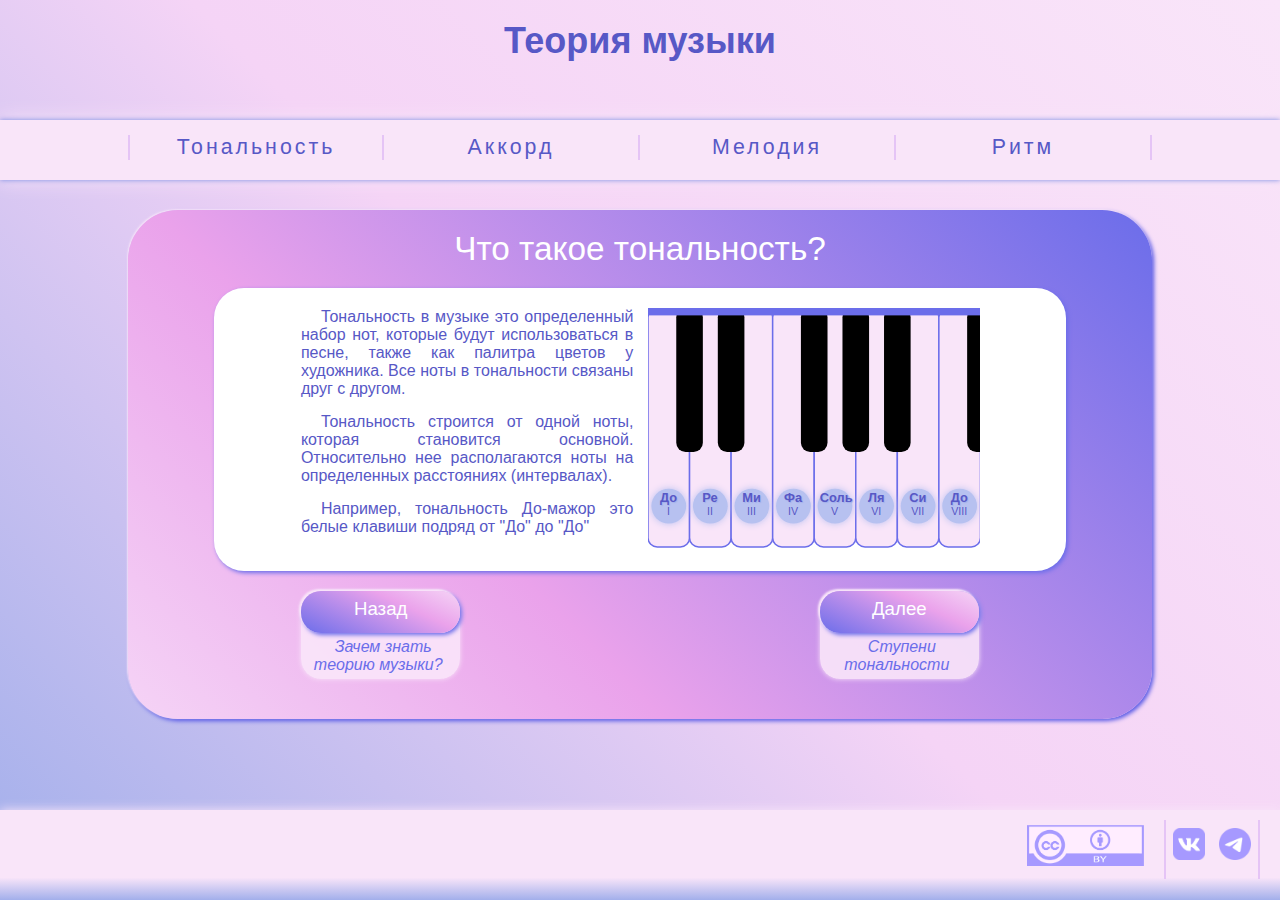
<file: Web/Сайт Теория музыки/html/tonality/tonality.html>
<html>

<head>
    <meta charset="utf-8">
    <link href="../../css/index.css" type="text/css" rel="stylesheet">
    <link href="../../css/margins.css" type="text/css" rel="stylesheet">
    <link href="../../css/fonts.css" type="text/css" rel="stylesheet">
    <link href="../../css/color.css" type="text/css" rel="stylesheet">
    
    <link href="../../css/svg.css" type="text/css" rel="stylesheet">
    <link href="../../css/tonality/tonality.css" type="text/css" rel="stylesheet"> 
    
    <script src="https://code.jquery.com/jquery-2.2.3.min.js"></script>

    <title>Теория музыки</title>
</head>

<body>
    <div class="index-grid">
        <header class="head">
            <a href="../index.html"><h2>Теория музыки</h2></a>
        </header>

        <!-- меню -->
        <div class="grid-menu">
            <div class="flex-menu-container">

                <div class="flex-menu">
                    <input type="radio" name="menu" class="menu-toggle" id="toggle_1" value="1"
                        onclick="radioClick(this)">
                    <label for="toggle_1" class="menu-btn">Тональность</label>
                    <div class="list">
                        <a href="tonality.html">Что такое тональность?</a>
                        <a href="tonality-stages.html">Ступени тональности</a>
                        <a href="tonality-major.html">Что такое мажор?</a>
                        <a href="tonality-minor.html">Что такое минор?</a>
                    </div>
                </div>

                <div class="flex-menu">
                    <input type="radio" name="menu" class="menu-toggle" id="toggle_2" value="2"
                        onclick="radioClick(this)">
                    <label for="toggle_2" class="menu-btn">Аккорд</label>
                    <div class="list">
                        <a href="../chord/chord.html">Что такое аккорд?</a>
                        <a href="../chord/chord-triad.html">Трезвучие</a>
                        <a href="../chord/chord-sequence.html">Аккорды в тональности</a>
                    </div>
                </div>

                <div class="flex-menu">
                    <input type="radio" name="menu" class="menu-toggle" id="toggle_3" value="3"
                        onclick="radioClick(this)">
                    <label for="toggle_3" class="menu-btn">Мелодия</label>
                    <div class="list">
                        <a href="../melody/melody.html">Что такое мелодия?</a>
                        <a href="../melody/melody-types.html">Виды мелодии</a>
                    </div>
                </div>

                <div class="flex-menu">
                    <input type="radio" name="menu" class="menu-toggle" id="toggle_4" value="4"
                        onclick="radioClick(this)">
                    <label for="toggle_4" class="menu-btn">Ритм</label>
                    <div class="list">
                        <a href="../rhythm/rhythm.html">Что такое ритм?</a>
                        <a href="../rhythm/rhythm-even.html">Ровный ритм</a>
                        <a href="../rhythm/rhythm-uneven.html">Неровный ритм</a>
                    </div>
                </div>

            </div>
        </div>

        <!-- основной блок -->
        <div class="main-grid">
            <div class="flex-main-container" id="hidden"><span>Что такое тональность?</span>
                <div class="flex-main">
                    <div class="flex-content">

                        <div class="content">
                            <p>Тональность в музыке это определенный набор нот, которые будут использоваться в песне,
                                также как палитра цветов у художника.
                                Все ноты в тональности связаны друг с другом. </p>
                            <p>Тональность строится от одной ноты, которая становится основной.
                                Относительно нее располагаются ноты на определенных расстояниях (интервалах). </p>
                            <p>Например, тональность До-мажор это белые клавиши подряд от "До" до "До"</p>
                        </div>

                        <div class="content">
                            <div class="svg-piano">
                                <svg xmlns="http://www.w3.org/2000/svg" xmlns:ev="http://www.w3.org/2001/xml-events"
                                    xmlns:xlink="http://www.w3.org/1999/xlink" preserveAspectRatio="none"
                                    viewBox="0 0 180 130">

                                    <rect class="svg-white-key" x="0" y="0" rx="5" ry="5"/>
                                    <rect class="svg-white-key" x="12.5%" y="0" rx="5" ry="5" />
                                    <rect class="svg-white-key" x="25%" y="0" rx="5" ry="5" />
                                    <rect class="svg-white-key" x="37.5%" y="0" rx="5" ry="5" />
                                    <rect class="svg-white-key" x="50%" y="0" rx="5" ry="5" />
                                    <rect class="svg-white-key" x="62.5%" y="0" rx="5" ry="5" />
                                    <rect class="svg-white-key" x="75%" y="0" rx="5" ry="5" />
                                    <rect class="svg-white-key" x="87.5%" y="0" rx="5" ry="5" />

                                    <!--<rect class="svg-black-key" x="-4%" y="0" rx="5" ry="5"/> -->
                                    <rect class="svg-black-key" x="8.5%" y="0" rx="5" ry="5" />
                                    <rect class="svg-black-key" x="21%" y="0" rx="5" ry="5" />
                                    <!-- <rect class="svg-black-key" x="33.5%" y="0" rx="5" ry="5"/> -->
                                    <rect class="svg-black-key" x="46%" y="0" rx="5" ry="5" />
                                    <rect class="svg-black-key" x="58.5%" y="0" rx="5" ry="5" />
                                    <rect class="svg-black-key" x="71%" y="0" rx="5" ry="5" />
                                    <!-- <rect class="svg-black-key" x="83.5%" y="0" rx="5" ry="5"/> -->
                                    <rect class="svg-black-key" x="96%" y="0" rx="5" ry="5" />

                                    <circle class="svg-circle" cx="6.25%" cy="82.5%" r="6%"/>
                                    <circle class="svg-circle" cx="18.75%" cy="82.5%" r="6%"/>
                                    <circle class="svg-circle" cx="31.25%" cy="82.5%" r="6%"/>
                                    <circle class="svg-circle" cx="43.75%" cy="82.5%" r="6%"/>
                                    <circle class="svg-circle" cx="56.25%" cy="82.5%" r="6%"/>
                                    <circle class="svg-circle" cx="68.75%" cy="82.5%" r="6%"/>
                                    <circle class="svg-circle" cx="81.25%" cy="82.5%" r="6%"/>
                                    <circle class="svg-circle" cx="93.75%" cy="82.5%" r="6%"/>

                                    <rect class="svg-line" x="0" y="0" />
                                </svg>
                            </div>
                            
                            <div class="note-piano">
                                <div class="note">До</div>
                                <div class="note">Ре</div>
                                <div class="note">Ми</div>
                                <div class="note">Фа</div>
                                <div class="note">Соль</div>
                                <div class="note">Ля</div>
                                <div class="note">Си</div>
                                <div class="note">До</div>
                            </div>
                            <div class="stages-piano">
                                <div class="stage">I</div>
                                <div class="stage">II</div>
                                <div class="stage">III</div>
                                <div class="stage">IV</div>
                                <div class="stage">V</div>
                                <div class="stage">VI</div>
                                <div class="stage">VII</div>
                                <div class="stage">VIII</div>
                            </div>

                        </div>

                    </div>
                </div>

                <!-- кнопки -->
                <div class="flex-button">
                    <a href="../index.html" class="button" id="button_1">Назад</a>
                    <a href="tonality-stages.html" class="button" id="button_2">Далее</a>
                </div>
                <div class="flex-navigation">
                    <div class="text-navigation">
                        <i>Зачем знать теорию музыки?</i>
                    </div>
                    <div class="text-navigation">
                        <i>Ступени тональности</i>
                    </div>
                </div>

            </div>

            <!-- колонки -->
            <!-- <div class="test-flex">
                    <div class="test">column</div>
                    <div class="test">column</div>
                    <div class="test">column</div>
                    <div class="test">column</div>
                    <div class="test">column</div>
                    <div class="test">column</div>
                    <div class="test">column</div>
                    <div class="test">column</div>
                    <div class="test">column</div>
                    <div class="test">column</div>
                    <div class="test">column</div>
                    <div class="test">column</div>
                </div>   -->

        </div>

        <!-- подвал -->
        <footer>
            <div class="footer-flex">

                <div class="footer-license">
                    <a href="https://creativecommons.org/licenses/by/4.0/deed.ru" target="_blank">
                        <img src="../../image/footer/license.png" alt="Картинка не загрузилась :(">
                    </a>
                </div>

                <div class="footer-social">
                    <a href="https://vk.com/nastyakedrina" target="_blank">
                        <img src="../../image/footer/vk.png" alt="вк">
                    </a>
                    <a href="https://t.me/AnastasiaKedrina" target="_blank">
                        <img src="../../image/footer/tg.png" alt="телеграм">
                    </a>
                </div>

            </div>
        </footer>
    </div>

    <script src="../../js/script-radio-button.js"></script>
    <script src="../../js/script-animation.js"></script>
    <script src="../../js/script-click.js"></script>
</body>

</html>
</file>
<file: Web/Сайт Теория музыки/css/index.css>
.index-grid {
  height: 100%;
  display: -ms-grid;
  display: grid;
  -ms-grid-columns: 100%;
      grid-template-columns: 100%;
  -ms-grid-rows: 120px 60px auto 10%;
      grid-template-rows: 120px 60px auto 10%;
      grid-template-areas: "head" "grid-menu" "main-grid" "footer";
}

.index-grid .head {
  -ms-grid-row: 1;
  -ms-grid-column: 1;
  grid-area: head;
}

.index-grid .grid-menu {
  -ms-grid-row: 2;
  -ms-grid-column: 1;
  grid-area: grid-menu;
}

.index-grid .main-grid {
  -ms-grid-row: 3;
  -ms-grid-column: 1;
  grid-area: main-grid;
}

.index-grid footer {
  -ms-grid-row: 4;
  -ms-grid-column: 1;
  grid-area: footer;
}

.flex-menu-container {
  display: -webkit-box;
  display: -ms-flexbox;
  display: flex;
  -webkit-box-orient: horizontal;
  -webkit-box-direction: normal;
      -ms-flex-direction: row;
          flex-direction: row;
  -ms-flex-wrap: nowrap;
      flex-wrap: nowrap;
  -webkit-box-pack: justify;
      -ms-flex-pack: justify;
          justify-content: space-between;
  -webkit-box-align: center;
      -ms-flex-align: center;
          align-items: center;
  height: 100%;
  width: 80%;
}

.flex-menu {
  display: -webkit-box;
  display: -ms-flexbox;
  display: flex;
  -webkit-box-orient: vertical;
  -webkit-box-direction: normal;
      -ms-flex-direction: column;
          flex-direction: column;
  height: 100%;
  width: 20.25974vw;
}

.list {
  display: none;
  position: relative;
  top: 10px;
  min-width: 100px;
  z-index: 1;
}

.list a {
  display: block;
  padding: 5px 0;
}

.flex-menu:hover .list {
  display: block;
}

.menu-toggle {
  display: none;
}

.flex-main-container {
  display: -webkit-box;
  display: -ms-flexbox;
  display: flex;
  -webkit-box-orient: vertical;
  -webkit-box-direction: normal;
      -ms-flex-direction: column;
          flex-direction: column;
  -ms-flex-wrap: nowrap;
      flex-wrap: nowrap;
  height: auto;
  width: 80vw;
}

.flex-main-container .flex-main {
  display: -webkit-box;
  display: -ms-flexbox;
  display: flex;
  -webkit-box-orient: horizontal;
  -webkit-box-direction: normal;
      -ms-flex-direction: row;
          flex-direction: row;
  -ms-flex-wrap: nowrap;
      flex-wrap: nowrap;
}

.flex-content {
  display: -webkit-box;
  display: -ms-flexbox;
  display: flex;
  -webkit-box-orient: horizontal;
  -webkit-box-direction: normal;
      -ms-flex-direction: row;
          flex-direction: row;
  -ms-flex-wrap: nowrap;
      flex-wrap: nowrap;
  -webkit-box-pack: justify;
      -ms-flex-pack: justify;
          justify-content: space-between;
  width: 52.98701vw;
}

.content {
  display: -webkit-box;
  display: -ms-flexbox;
  display: flex;
  -webkit-box-orient: vertical;
  -webkit-box-direction: normal;
      -ms-flex-direction: column;
          flex-direction: column;
  vertical-align: middle;
  width: 25.97403vw;
}

.content img {
  width: 95%;
}

.flex-button,
.flex-navigation {
  display: -webkit-box;
  display: -ms-flexbox;
  display: flex;
  -webkit-box-pack: justify;
      -ms-flex-pack: justify;
          justify-content: space-between;
  width: 52.98701vw;
}

.flex-navigation {
  position: relative;
  bottom: 40px;
}

.button {
  width: 12.46753vw;
  height: 35px;
  z-index: 1;
}

.text-navigation {
  width: 12.46753vw;
}

#hidden {
  opacity: 0;
  -webkit-transition: opacity 1s ease-in-out;
  transition: opacity 1s ease-in-out;
}

#hidden.fade {
  opacity: 1;
}

.footer-flex {
  display: -webkit-box;
  display: -ms-flexbox;
  display: flex;
  -webkit-box-pack: right;
      -ms-flex-pack: right;
          justify-content: right;
  height: 65%;
}

.footer-license,
.footer-social {
  display: -webkit-box;
  display: -ms-flexbox;
  display: flex;
}

.footer-license img {
  height: 70%;
}

.footer-social img {
  height: 55%;
}

@media (max-width: 1024px) {
  .index-grid {
    -ms-grid-rows: 120px 260px auto 10%;
        grid-template-rows: 120px 260px auto 10%;
  }
  .flex-menu {
    width: 39.48052vw;
  }
  .flex-menu:hover .list {
    display: none;
  }
  .list {
    position: absolute;
    top: 171px;
    right: 5.71429vw;
    width: 25.97403vw;
    min-width: 210px;
  }
  #toggle_1:not(:checked) ~ .list,
  #toggle_2:not(:checked) ~ .list,
  #toggle_3:not(:checked) ~ .list,
  #toggle_4:not(:checked) ~ .list {
    display: none;
  }
  #toggle_1:checked ~ .list,
  #toggle_2:checked ~ .list,
  #toggle_3:checked ~ .list,
  #toggle_4:checked ~ .list {
    display: block;
  }
  #toggle_1:checked ~ .menu-btn,
  #toggle_2:checked ~ .menu-btn,
  #toggle_3:checked ~ .menu-btn,
  #toggle_4:checked ~ .menu-btn {
    font-weight: bold;
    text-shadow: 0 0 20px white;
  }
  #toggle_1:checked ~ .list {
    top: 121px;
  }
  #toggle_2:checked ~ .list {
    top: 185px;
  }
  #toggle_3:checked ~ .list {
    top: 250px;
  }
  #toggle_4:checked ~ .list {
    top: 216px;
    border-radius: 20px 20px 20px 0;
  }
  .flex-menu-container,
  .flex-content {
    -webkit-box-orient: vertical;
    -webkit-box-direction: normal;
        -ms-flex-direction: column;
            flex-direction: column;
  }
  .content {
    width: 52.98701vw;
  }
  .button,
  .text-navigation {
    width: 19.22078vw;
  }
}
/*# sourceMappingURL=index.css.map */
</file>
<file: Web/Сайт Теория музыки/css/margins.css>
.test-flex {
  display: -webkit-box;
  display: -ms-flexbox;
  display: flex;
  -webkit-box-orient: horizontal;
  -webkit-box-direction: normal;
      -ms-flex-direction: row;
          flex-direction: row;
  -webkit-box-pack: justify;
      -ms-flex-pack: justify;
          justify-content: space-between;
  width: 80%;
  height: 30px;
  margin: auto;
}

.test-flex .test {
  display: -webkit-box;
  display: -ms-flexbox;
  display: flex;
  background-color: white;
  font-size: 12pt;
  width: 5.71429vw;
  -ms-flex-pack: distribute;
      justify-content: space-around;
}

body {
  padding: 0;
  margin: 0;
}

h2 {
  margin-top: 20px;
}

.index-grid {
  margin: 0;
}

.flex-menu-container {
  margin: auto;
}

.flex-menu .menu-btn {
  margin-top: 15px;
}

.flex-main-container {
  margin: 30px auto;
}

.flex-main-container span {
  margin: 20px 6.75325vw;
}

.flex-main {
  margin: auto 6.75325vw;
}

.flex-content {
  margin: 10px auto;
}

.content {
  margin: 10px 0;
}

.content img {
  margin: 0;
}

.content p {
  margin: 0;
  margin-bottom: 15px;
}

.content .svg-piano,
.content svg {
  margin: 0;
}

.flex-button,
.flex-navigation {
  margin: auto;
}

.button,
.text-navigation {
  margin: 0;
}

.button {
  margin-top: 20px;
  padding-top: 6.66667px;
}

.text-navigation {
  padding: 45px 0 5px 0;
}

.text-navigation i {
  margin: 0 5px;
}

.footer-flex {
  margin-top: 10px;
  margin-right: 20px;
}

.footer-license img,
.footer-social img {
  margin-right: 7px;
}

.footer-license img:first-of-type,
.footer-social img:first-of-type {
  margin-left: 7px;
}

.footer-license img {
  margin-top: 5px;
  margin-right: 20px;
}

.footer-social img {
  margin-top: 8px;
}

@media (max-width: 1024px) {
  .content {
    margin: 10px auto;
  }
  .list a {
    padding: 10px 5px;
  }
  .flex-menu .menu-btn {
    margin-top: 10px;
  }
  .button {
    padding-bottom: 10px;
  }
  .footer-flex {
    margin-top: 20px;
  }
}
/*# sourceMappingURL=margins.css.map */
</file>
<file: Web/Сайт Теория музыки/css/fonts.css>
body {
  font-family: Noto Sans, sans-serif;
  font-size: 18pt;
  text-align: center;
}

.head a {
  text-decoration: none;
}

h2 {
  color: #5758c6;
  font-size: calc(34pt + (15+15 * 0.7) * (100vw / 1920));
}

.flex-menu {
  color: #5758c6;
  font-size: 16pt;
  letter-spacing: 3px;
}

.flex-menu:hover {
  font-size: 18pt;
  font-weight: bold;
}

.list {
  font-size: 14pt;
  letter-spacing: 0;
  font-weight: normal;
}

.list a {
  color: #5758c6;
}

.flex-main-container span {
  color: white;
  font-size: 25pt;
}

.flex-content {
  color: #5758c6;
  font-size: 18pt;
}

.flex-content .content:first-of-type {
  font-size: 12pt;
}

.flex-content .content {
  text-align: justify;
  text-indent: 20px;
}

.button {
  text-decoration: none;
  color: white;
  font-size: 14pt;
}

.text-navigation {
  font-size: 12pt;
}

@media (max-width: 1024px) {
  .flex-menu {
    font-size: 24pt;
  }
  .flex-menu:hover {
    font-size: 26pt;
  }
  .list {
    font-size: 18pt;
  }
  .flex-main-container span {
    font-size: 30pt;
  }
  .flex-content .content:first-of-type {
    font-size: 17pt;
  }
  .button {
    font-size: 18pt;
  }
  .text-navigation {
    font-size: 16pt;
  }
  .test-flex .test {
    font-size: 10pt;
  }
}
/*# sourceMappingURL=fonts.css.map */
</file>
<file: Web/Сайт Теория музыки/css/color.css>
body {
  background: linear-gradient(45deg, #a2afeb, #f5d4f6, #f9e5f9);
  background-attachment: fixed;
}

.grid-menu {
  background-color: #f9e5f9;
  -webkit-box-shadow: 0 0 5px #788be2, 0 0 20px #f9e5f9;
          box-shadow: 0 0 5px #788be2, 0 0 20px #f9e5f9;
}

.flex-menu {
  border-radius: 20px 20px 0 0;
}

.flex-menu:hover {
  -webkit-box-shadow: 0 0 5px #a2afeb, inset 0 0 10px white;
          box-shadow: 0 0 5px #a2afeb, inset 0 0 10px white;
}

.flex-menu:first-child .menu-btn {
  border-left: 2px solid #e5c4f6;
}

.flex-menu .menu-btn {
  border-right: 2px solid #e5c4f6;
}

.flex-menu .list {
  background-color: rgba(249, 229, 249, 0.9);
  -webkit-box-shadow: 0 0 15px #f9e5f9;
          box-shadow: 0 0 15px #f9e5f9;
  border-radius: 0 0 20px 20px;
}

.flex-menu .list a {
  text-decoration: none;
  border-radius: 20px;
  border-bottom: 2px solid #e5c4f6;
}

.flex-menu .list a:hover {
  -webkit-box-shadow: 0 0 5px #a2afeb, inset 0 0 10px white, 0 0 15px white;
          box-shadow: 0 0 5px #a2afeb, inset 0 0 10px white, 0 0 15px white;
  background-color: #f7ddf8;
}

.flex-main-container {
  background: linear-gradient(45deg, #f5d4f6, #eaa2eb 35%, #6b6dea);
  -webkit-box-shadow: -1px -1px 2px #f9e5f9, 2px 2px 4px #5557e6;
          box-shadow: -1px -1px 2px #f9e5f9, 2px 2px 4px #5557e6;
  border-radius: 50px;
}

.flex-main {
  background-color: white;
  border-radius: 30px;
  -webkit-box-shadow: 2px 2px 4px #6b6dea;
          box-shadow: 2px 2px 4px #6b6dea;
}

.button {
  background: linear-gradient(-155deg, #f5d4f6, #eaa2eb 35%, #6b6dea);
  border-radius: 20px;
  border: none;
  -webkit-box-shadow: -2px -2px 2px #f9e5f9, 2px 2px 4px #6b6dea;
          box-shadow: -2px -2px 2px #f9e5f9, 2px 2px 4px #6b6dea;
}

.button:hover {
  background: linear-gradient(45deg, #f5d4f6, #eaa2eb 35%, #6b6dea);
  -webkit-box-shadow: inset -2px -2px 4px #f9e5f9, inset 2px 2px 4px #6b6dea;
          box-shadow: inset -2px -2px 4px #f9e5f9, inset 2px 2px 4px #6b6dea;
}

.text-navigation {
  background: rgba(249, 229, 249, 0.9);
  -webkit-box-shadow: 0 0 5px #f9e5f9;
          box-shadow: 0 0 5px #f9e5f9;
  border-radius: 20px;
  border: none;
}

.text-navigation i {
  color: #6b6dea;
}

footer {
  background: -webkit-gradient(linear, left bottom, left top, from(#a2afeb), color-stop(25%, #f9e5f9));
  background: linear-gradient(0deg, #a2afeb, #f9e5f9 25%);
  -webkit-box-shadow: 0 0 10px #f9e5f9;
          box-shadow: 0 0 10px #f9e5f9;
}

.footer-license,
.footer-social {
  border-right: 2px solid #e5c4f6;
}

@media (max-width: 1024px) {
  .flex-menu {
    border-bottom: 2px solid #e5c4f6;
    border-radius: 20px;
  }
  .flex-menu .menu-btn {
    border: none;
  }
  .flex-menu:first-child .menu-btn {
    border-left: none;
  }
  .flex-menu .list {
    background-color: rgba(255, 250, 255, 0.8);
    -webkit-box-shadow: 0 0 5px #a2afeb, inset 0 0 10px white;
            box-shadow: 0 0 5px #a2afeb, inset 0 0 10px white;
    border-radius: 0 20px 20px 20px;
  }
  .flex-menu .list a:hover {
    background-color: #fbeefb;
  }
  #toggle_1:checked ~ .flex-main {
    -webkit-box-shadow: 0 0 5px #a2afeb, inset 0 0 10px white;
            box-shadow: 0 0 5px #a2afeb, inset 0 0 10px white;
  }
}
/*# sourceMappingURL=color.css.map */
</file>
<file: Web/Сайт Теория музыки/css/svg.css>
.content .svg-piano {
  position: relative;
  right: 19px;
  background-color: rgba(255, 255, 255, 0);
}

.content .svg-piano .svg-line {
  width: 100%;
  height: 4px;
  fill: #6b6dea;
}

.content .svg-piano .svg-white-key {
  width: 12.5%;
  height: 99.5%;
  fill: #f9e5f9;
  stroke-width: 0.8px;
  stroke: #6b6dea;
}

.content .svg-piano .svg-black-key {
  width: 8%;
  height: 60%;
  fill: black;
}

.content .svg-piano circle {
  fill: #f9e5f9;
  -webkit-filter: drop-shadow(0 0 2px #b7c1f0);
          filter: drop-shadow(0 0 2px #b7c1f0);
}

.content .note-piano, .content .stages-piano {
  display: -webkit-box;
  display: -ms-flexbox;
  display: flex;
  -webkit-box-orient: horizontal;
  -webkit-box-direction: normal;
      -ms-flex-direction: row;
          flex-direction: row;
  text-align: center;
  height: 0;
}

.content .note-piano .note {
  width: 12.5%;
  position: relative;
  right: 9px;
  bottom: 4.54545vw;
  font-size: 1vw;
  text-shadow: 1px 1px 1px #a2afeb;
}

.content .note-piano .note:nth-child(5) {
  right: 13px;
}

.content .stages-piano .stage {
  width: 12.5%;
  position: relative;
  right: 9px;
  bottom: 3.33333vw;
  font-size: 0.83333vw;
}

@media (max-width: 1024px) {
  .content .note-piano .note {
    bottom: 9.09091vw;
    font-size: 1.81818vw;
  }
  .content .note-piano .note:nth-child(5) {
    right: 9px;
  }
  .content .stages-piano .stage {
    bottom: 6.89655vw;
    font-size: 1.66667vw;
  }
}
/*# sourceMappingURL=svg.css.map */
</file>
<file: Web/Котик и мышка/script_cursor.css>
body{
	font-family: Snell Roundhand, cursive;
	color:white;
	background-image: url('img/background.jpg');
	background-repeat: no-repeat;
	background-position: center;
	background-size: cover;
	cursor: url('img/mouse.png'), auto;
}
div:nth-of-type(2){
	position: absolute;
	left:300px;
	top:300px;
}
div:first-of-type{
	position: absolute;
	left:500px;
	top:500px;
}
div:first-of-type img{
	width:100px;
}
</file>
<file: Web/Сайт Теория музыки/css/chord/chord-sequence.css>
.content .note-piano .note {
  font-weight: bold;
}

.content .svg-piano circle {
  -webkit-filter: none;
          filter: none;
}

.content .svg-piano circle:first-of-type, .content .svg-piano circle:nth-of-type(4), .content .svg-piano circle:nth-of-type(5) {
  fill: #b7c1f0;
  -webkit-filter: drop-shadow(0 0 2px #b7c1f0);
          filter: drop-shadow(0 0 2px #b7c1f0);
}

.content .svg-piano circle:nth-of-type(6), .content .svg-piano circle:nth-of-type(3) {
  fill: #f3ccf4;
  -webkit-filter: drop-shadow(0 0 2px #efb7f0);
          filter: drop-shadow(0 0 2px #efb7f0);
}
/*# sourceMappingURL=chord-sequence.css.map */
</file>
<file: Web/Сайт Теория музыки/css/chord/chord.css>
.content .note-piano .note {
  font-weight: bold;
}

.content .svg-piano circle:first-of-type, .content .svg-piano circle:nth-of-type(3), .content .svg-piano circle:nth-of-type(5) {
  fill: #b7c1f0;
}
/*# sourceMappingURL=chord.css.map */
</file>
<file: Web/Сайт Теория музыки/css/melody/melody-types.css>
.content {
  width: 52.98701vw;
  margin: 20px auto;
}
/*# sourceMappingURL=melody-types.css.map */
</file>
<file: Web/Сайт Теория музыки/css/melody/melody.css>
.content img {
  margin-top: 60px;
}

@media (max-width: 1024px) {
  .content img {
    margin-top: 0;
  }
}
/*# sourceMappingURL=melody.css.map */
</file>
<file: Web/Сайт Теория музыки/css/rhythm/rhythm.css>
.content img {
  width: 50%;
  -o-object-fit: contain;
     object-fit: contain;
  margin: auto;
}
/*# sourceMappingURL=rhythm.css.map */
</file>
<file: Web/Сайт Теория музыки/css/tonality/tonality-major.css>
.content .note-piano .note {
  font-weight: bold;
}

.content .svg-piano circle {
  fill: #b7c1f0;
}

.content .halftone, .content .tone, .content .arrow {
  position: relative;
  font-size: 12pt;
  width: -webkit-fit-content;
  width: -moz-fit-content;
  width: fit-content;
  font-weight: bold;
  color: white;
  text-shadow: 0 0 2px #6b6dea, 0 0 5px #6b6dea;
}

.content .halftone {
  bottom: 10vw;
  right: 20px;
  -webkit-transform: rotate(-45deg);
          transform: rotate(-45deg);
}

.content .tone {
  bottom: 8.33333vw;
  left: 15px;
}

.content .arrow {
  width: 20px;
}

.content .arrow:first-of-type {
  bottom: 11.11111vw;
  right: -16px;
  -webkit-transform: rotate(-95deg);
          transform: rotate(-95deg);
}

.content .arrow:nth-of-type(2) {
  bottom: 10vw;
  left: 40px;
  -webkit-transform: rotate(-45deg);
          transform: rotate(-45deg);
}

@media (max-width: 1024px) {
  .content .halftone {
    bottom: 22.22222vw;
  }
  .content .tone {
    bottom: 16.66667vw;
  }
  .content .arrow {
    width: 20px;
  }
  .content .arrow:first-of-type {
    bottom: 25vw;
  }
  .content .arrow:nth-of-type(2) {
    bottom: 20vw;
  }
}
/*# sourceMappingURL=tonality-major.css.map */
</file>
<file: Web/Сайт Теория музыки/css/tonality/tonality-minor.css>
.content .note-piano .note {
  font-weight: bold;
}

.content .Eb, .content .Ab, .content .Bb {
  position: relative;
  width: -webkit-fit-content;
  width: -moz-fit-content;
  width: fit-content;
  font-size: 1vw;
  text-align: center;
  font-weight: bold;
  color: #f9e5f9;
}

.content .Eb {
  bottom: 11.11111vw;
  left: 3.84615vw;
}

.content .Ab {
  bottom: 12.5vw;
  left: 13.69863vw;
}

.content .Bb {
  bottom: 13.88889vw;
  left: 16.94915vw;
}

.content .svg-piano circle {
  fill: #a2afeb;
}

.content .svg-piano circle:nth-of-type(3), .content .svg-piano circle:nth-of-type(6), .content .svg-piano circle:nth-of-type(7) {
  fill: #4457b0;
  -webkit-filter: drop-shadow(0 0 2px #4457b0);
          filter: drop-shadow(0 0 2px #4457b0);
}

@media (max-width: 1024px) {
  .content .Eb, .content .Ab, .content .Bb {
    font-size: 1.66667vw;
    text-align: center;
    font-weight: bold;
  }
  .content .Eb {
    bottom: 22.22222vw;
    left: 8.33333vw;
  }
  .content .Ab {
    bottom: 24.39024vw;
    left: 28.57143vw;
  }
  .content .Bb {
    bottom: 26.66667vw;
    left: 35.08772vw;
  }
}
/*# sourceMappingURL=tonality-minor.css.map */
</file>
<file: Web/Сайт Теория музыки/css/tonality/tonality-stages.css>
.content .stages-piano .stage {
  font-weight: bold;
}

.content .svg-piano circle:first-of-type, .content .svg-piano circle:nth-of-type(3), .content .svg-piano circle:nth-of-type(5), .content .svg-piano circle:nth-of-type(8) {
  fill: #b7c1f0;
}
/*# sourceMappingURL=tonality-stages.css.map */
</file>
<file: Web/Сайт Теория музыки/css/tonality/tonality.css>
.content .note-piano .note {
  font-weight: bold;
}

.content .svg-piano circle {
  fill: #b7c1f0;
}
/*# sourceMappingURL=tonality.css.map */
</file>
